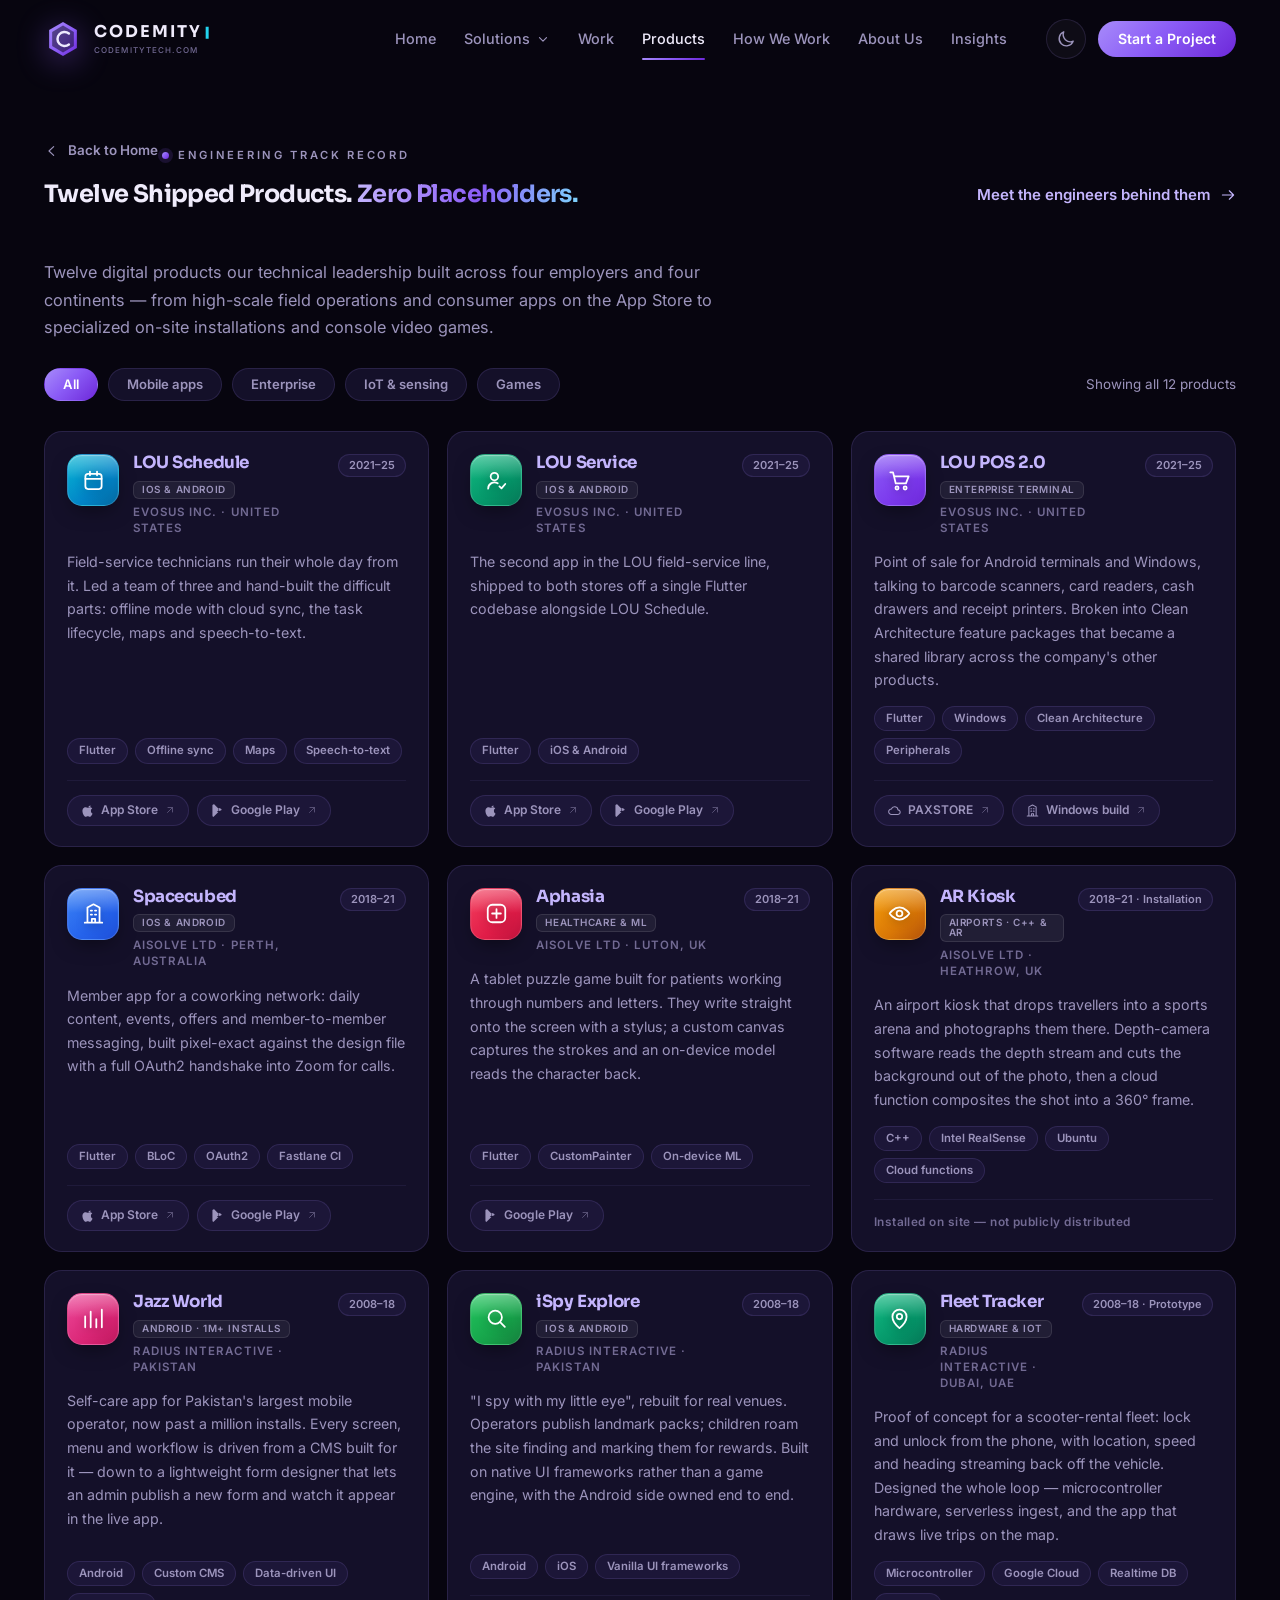
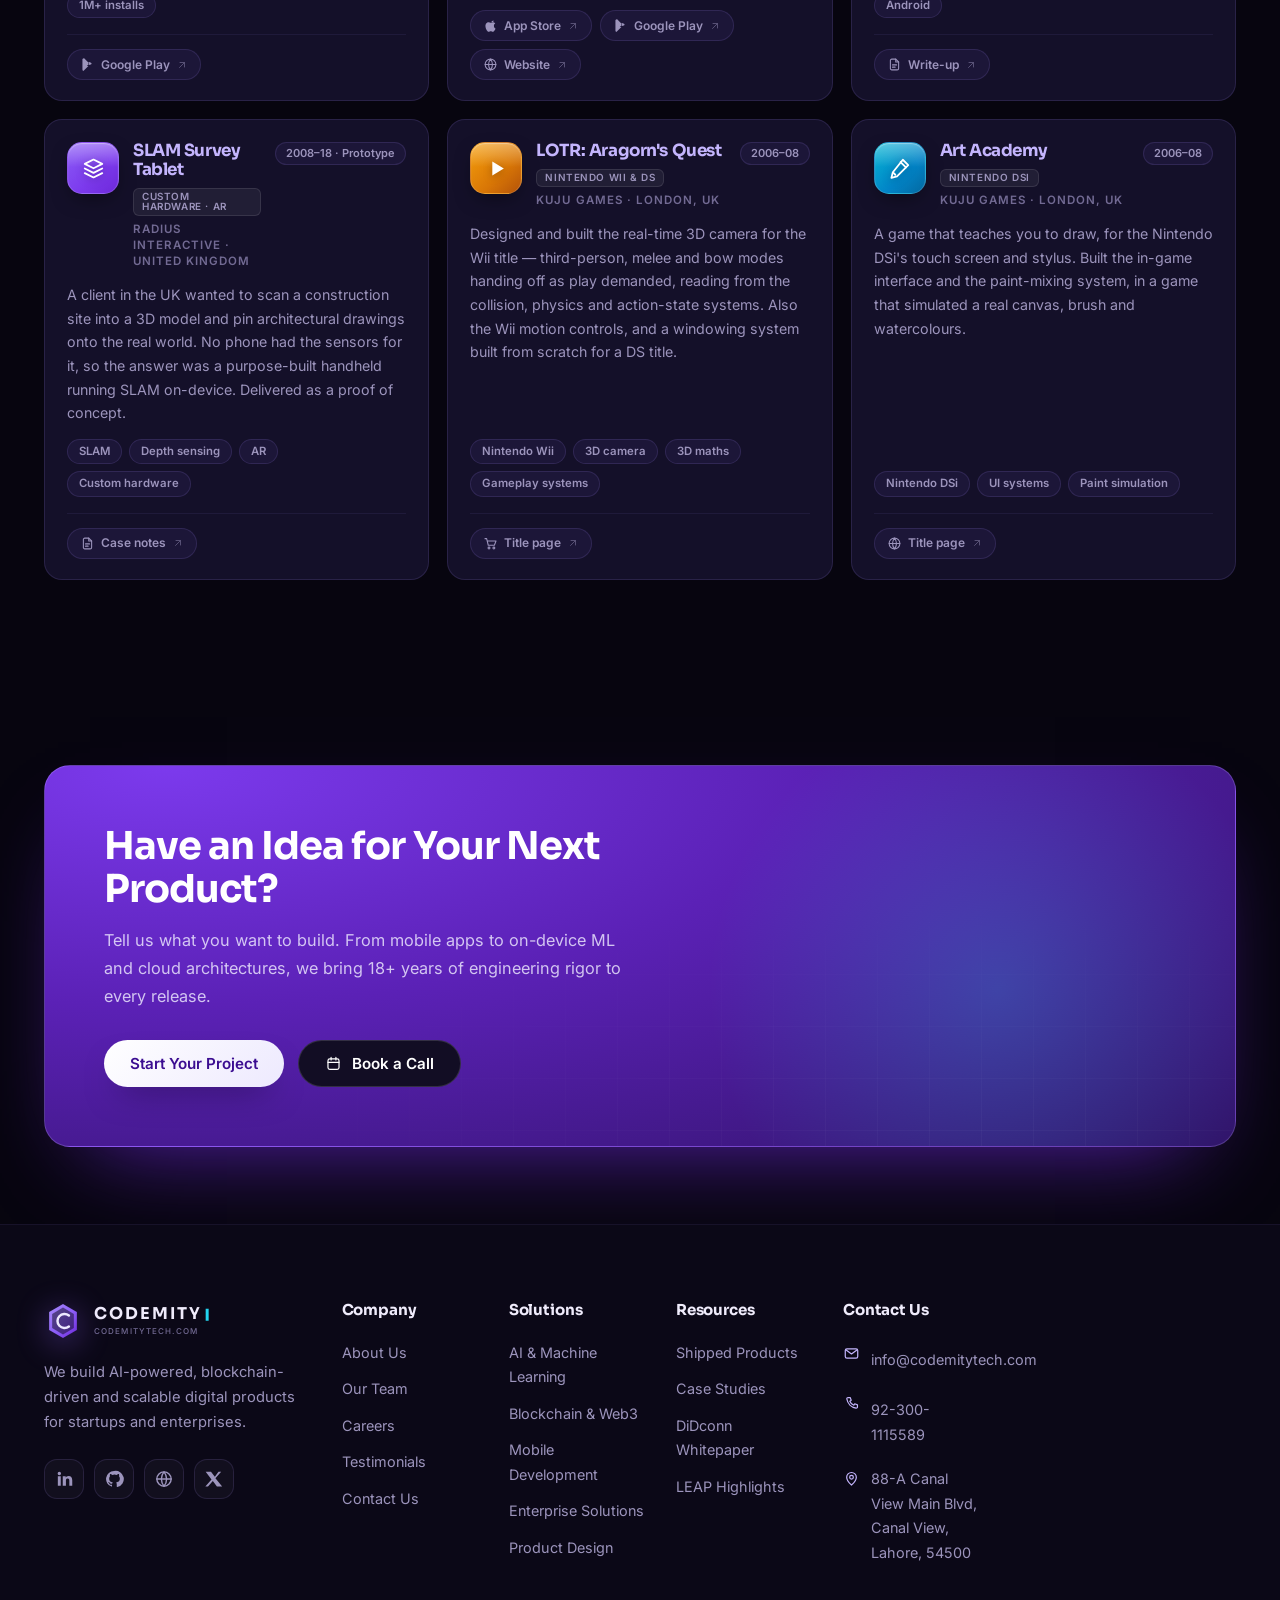
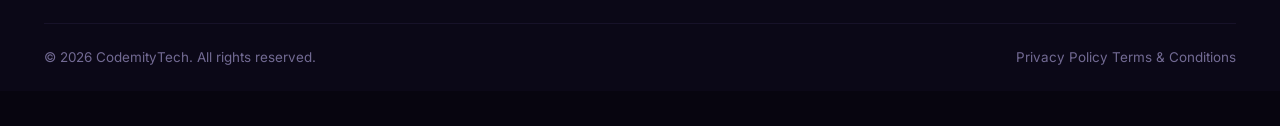
<file: products.html>
<!DOCTYPE html>
<html lang="en">

<head>
  <meta charset="utf-8">
  <meta name="viewport" content="width=device-width, initial-scale=1">
  <title>Shipped Products &amp; Track Record — CodemityTech</title>
  <meta name="description"
    content="Explore twelve real digital products shipped across mobile, enterprise, IoT, and gaming by CodemityTech's engineering leadership.">
  <meta name="theme-color" content="#07050F">
  <meta property="og:title" content="Shipped Products &amp; Track Record — CodemityTech">
  <meta property="og:description"
    content="Explore twelve real digital products shipped across mobile, enterprise, IoT, and gaming by CodemityTech's engineering leadership.">
  <meta property="og:type" content="website">
  <link rel="icon"
    href="data:image/svg+xml,%3Csvg xmlns='http://www.w3.org/2000/svg' viewBox='0 0 40 40'%3E%3Cpath d='M20 2.2 34.6 10.6v18.8L20 37.8 5.4 29.4V10.6z' fill='%238B5CF6'/%3E%3Cpath d='M26.2 14.2a7.4 7.4 0 1 0 0 11.6' stroke='%23fff' stroke-width='2.6' fill='none' stroke-linecap='round'/%3E%3C/svg%3E">

  <link rel="preconnect" href="https://fonts.googleapis.com">
  <link rel="preconnect" href="https://fonts.gstatic.com" crossorigin>
  <link
    href="https://fonts.googleapis.com/css2?family=Sora:wght@400;600;700&family=Inter:wght@400;500;600;700&display=swap"
    rel="stylesheet">
  <link rel="stylesheet" href="assets/css/styles.css">

  <script>
    (function () {
      try {
        var t = localStorage.getItem("codemity-theme");
        if (t === "light") document.documentElement.setAttribute("data-theme", "light");
      } catch (e) { }
    })();
  </script>
</head>

<body id="top">
  <a class="skip" href="#main">Skip to content</a>

  <!-- icon sprite: one definition, referenced everywhere with <use> -->
  <svg aria-hidden="true" focusable="false" width="0" height="0" style="position:absolute;overflow:hidden">
    <defs>
      <linearGradient id="bm" x1="0" y1="0" x2="1" y2="1">
        <stop offset="0" stop-color="#A78BFA" />
        <stop offset=".55" stop-color="#8B5CF6" />
        <stop offset="1" stop-color="#6D28D9" />
      </linearGradient>
      <linearGradient id="ag" x1="0" y1="0" x2="1" y2="1">
        <stop offset="0" stop-color="#C4B5FD" />
        <stop offset="1" stop-color="#22D3EE" />
      </linearGradient>
      <radialGradient id="cg">
        <stop offset="0" stop-color="#A78BFA" stop-opacity=".85" />
        <stop offset=".55" stop-color="#7C3AED" stop-opacity=".35" />
        <stop offset="1" stop-color="#6D28D9" stop-opacity="0" />
      </radialGradient>
    </defs>

    <symbol id="i-logo" viewBox="0 0 40 40">
      <path d="M20 2.2 34.6 10.6v18.8L20 37.8 5.4 29.4V10.6L20 2.2Z" fill="url(#bm)" />
      <path d="M20 5.9 31.4 12.5v14.9L20 34.1 8.6 27.4V12.5L20 5.9Z" fill="#0A0718" opacity=".5" />
      <path d="M26.2 14.2a7.4 7.4 0 1 0 0 11.6" fill="none" stroke="#EDE9FE" stroke-width="2.6"
        stroke-linecap="round" />
    </symbol>

    <symbol id="i-chev-down" viewBox="0 0 24 24">
      <path d="m6 9.5 6 6 6-6" />
    </symbol>
    <symbol id="i-chev-left" viewBox="0 0 24 24">
      <path d="m14.5 5.5-7 6.5 7 6.5" />
    </symbol>
    <symbol id="i-chev-right" viewBox="0 0 24 24">
      <path d="m9.5 5.5 7 6.5-7 6.5" />
    </symbol>
    <symbol id="i-arrow-right" viewBox="0 0 24 24">
      <path d="M3.6 12h16.8m-6.4-6.4L20.4 12l-6.4 6.4" />
    </symbol>
    <symbol id="i-arrow-ur" viewBox="0 0 24 24">
      <path d="M7 17 17 7M8 7h9v9" />
    </symbol>
    <symbol id="i-arrow-up" viewBox="0 0 24 24">
      <path d="M12 20.4V4.6m-6.4 6.4L12 4.6l6.4 6.4" />
    </symbol>
    <symbol id="i-menu" viewBox="0 0 24 24">
      <path d="M3.6 7h16.8M3.6 12h16.8M3.6 17h16.8" />
    </symbol>
    <symbol id="i-close" viewBox="0 0 24 24">
      <path d="m6 6 12 12M18 6 6 18" />
    </symbol>
    <symbol id="i-moon" viewBox="0 0 24 24">
      <path d="M20.6 14.7A8.7 8.7 0 0 1 9.3 3.4a8.7 8.7 0 1 0 11.3 11.3Z" />
    </symbol>
    <symbol id="i-sun" viewBox="0 0 24 24">
      <circle cx="12" cy="12" r="4.2" />
      <path
        d="M12 2.4v2.3M12 19.3v2.3M4.3 4.3l1.6 1.6M18.1 18.1l1.6 1.6M2.4 12h2.3M19.3 12h2.3M4.3 19.7l1.6-1.6M18.1 5.9l1.6-1.6" />
    </symbol>
    <symbol id="i-play" viewBox="0 0 24 24">
      <path d="M8 5.2v13.6L19 12 8 5.2Z" fill="currentColor" stroke="none" />
    </symbol>
    <symbol id="i-star" viewBox="0 0 24 24">
      <path d="m12 3.4 2.7 5.4 6 .9-4.4 4.2 1.1 5.9-5.4-2.9-5.4 2.9 1.1-5.9L3.3 9.7l6-.9Z" fill="currentColor"
        stroke="none" />
    </symbol>

    <symbol id="i-ai" viewBox="0 0 24 24">
      <rect x="7" y="7" width="10" height="10" rx="2.6" />
      <path d="M12 3v4M12 17v4M3 12h4M17 12h4M6.4 6.4 9 9M17.6 6.4 15 9M6.4 17.6 9 15M17.6 17.6 15 15" />
    </symbol>
    <symbol id="i-chain" viewBox="0 0 24 24">
      <path d="M12 3.2 19.2 7.4v9.2L12 20.8 4.8 16.6V7.4L12 3.2Z" />
      <path d="M12 12.2 19.2 8M12 12.2 4.8 8M12 12.2v8.6" />
    </symbol>
    <symbol id="i-mobile" viewBox="0 0 24 24">
      <rect x="6.8" y="2.6" width="10.4" height="18.8" rx="2.8" />
      <path d="M10.6 5.6h2.8M12 18.2h.01" />
    </symbol>
    <symbol id="i-building" viewBox="0 0 24 24">
      <path
        d="M3.6 20.8h16.8M6.2 20.8V6.2L12 3.2l5.8 3v14.6M9.4 9.2h1.2M13.4 9.2h1.2M9.4 13h1.2M13.4 13h1.2M10.4 20.8v-3.6h3.2v3.6" />
    </symbol>
    <symbol id="i-brush" viewBox="0 0 24 24">
      <path d="M15.2 3.6 20.4 8.8 9.6 19.6l-5.4 1.4 1.4-5.4L15.2 3.6Z" />
      <path d="m13 5.8 5.2 5.2M6 16l2 2" />
    </symbol>
    <symbol id="i-cloud" viewBox="0 0 24 24">
      <path d="M7.2 18.4h9.9a3.7 3.7 0 0 0 .5-7.4 5.5 5.5 0 0 0-10.6-1.5 4.4 4.4 0 0 0 .2 8.9Z" />
    </symbol>
    <symbol id="i-shield" viewBox="0 0 24 24">
      <path d="M12 3 5.2 5.5v5.3c0 4.3 2.9 8.2 6.8 9.2 3.9-1 6.8-4.9 6.8-9.2V5.5L12 3Z" />
      <path d="m9.2 12 2.2 2.2 4-4.2" />
    </symbol>
    <symbol id="i-search" viewBox="0 0 24 24">
      <circle cx="10.8" cy="10.8" r="6.4" />
      <path d="m15.5 15.5 4.5 4.5" />
    </symbol>
    <symbol id="i-clipboard" viewBox="0 0 24 24">
      <rect x="6" y="4.4" width="12" height="16.2" rx="2.4" />
      <path d="M9.4 4.4V3.2h5.2v1.2M9.4 10.4h5.2M9.4 14.2h5.2M9.4 17.6h3" />
    </symbol>
    <symbol id="i-users" viewBox="0 0 24 24">
      <circle cx="9.2" cy="8.4" r="3.4" />
      <path d="M3.4 19.6a5.8 5.8 0 0 1 11.6 0" />
      <path d="M16.2 5.4a3.4 3.4 0 0 1 0 6.4M17.6 14.2a5.8 5.8 0 0 1 3 5.4" />
    </symbol>
    <symbol id="i-layers" viewBox="0 0 24 24">
      <path d="m12 3.4 8.4 4.2L12 11.8 3.6 7.6 12 3.4Z" />
      <path d="m3.6 12 8.4 4.2L20.4 12M3.6 16.4l8.4 4.2 8.4-4.2" />
    </symbol>
    <symbol id="i-check-circle" viewBox="0 0 24 24">
      <circle cx="12" cy="12" r="8.6" />
      <path d="m8.2 12.2 2.7 2.7 4.9-5.2" />
    </symbol>
    <symbol id="i-send" viewBox="0 0 24 24">
      <path d="M20.8 3.2 10.4 13.6M20.8 3.2 14 20.8l-3.6-7.2-7.2-3.6 17.6-6.8Z" />
    </symbol>
    <symbol id="i-flag" viewBox="0 0 24 24">
      <path d="M6.4 20.8V3.6h10.2l-1.4 3.8 1.4 3.8H6.4" />
    </symbol>
    <symbol id="i-file" viewBox="0 0 24 24">
      <path d="M14 3.4H7.6a2.2 2.2 0 0 0-2.2 2.2v12.8a2.2 2.2 0 0 0 2.2 2.2h8.8a2.2 2.2 0 0 0 2.2-2.2V8L14 3.4Z" />
      <path d="M14 3.4V8h4.6M8.8 12.6h6.4M8.8 16.2h4.2" />
    </symbol>
    <symbol id="i-phone" viewBox="0 0 24 24">
      <path
        d="M7.2 3.6h2.9l1.5 3.8-2 1.3a10.5 10.5 0 0 0 5.7 5.7l1.3-2 3.8 1.5v2.9a1.8 1.8 0 0 1-2 1.8A15.6 15.6 0 0 1 5.4 5.6a1.8 1.8 0 0 1 1.8-2Z" />
    </symbol>
    <symbol id="i-eye" viewBox="0 0 24 24">
      <path d="M2.6 12S6.2 6.2 12 6.2 21.4 12 21.4 12 17.8 17.8 12 17.8 2.6 12 2.6 12Z" />
      <circle cx="12" cy="12" r="2.8" />
    </symbol>
    <symbol id="i-user-check" viewBox="0 0 24 24">
      <circle cx="10" cy="8.2" r="3.6" />
      <path d="M4 19.8a6 6 0 0 1 9.2-5.1" />
      <path d="m14.8 17.6 2 2 3.6-4.2" />
    </symbol>
    <symbol id="i-calendar" viewBox="0 0 24 24">
      <rect x="4.2" y="5.6" width="15.6" height="14.6" rx="2.6" />
      <path d="M8.6 3.4v3.6M15.4 3.4v3.6M4.2 10.4h15.6" />
    </symbol>
    <symbol id="i-mail" viewBox="0 0 24 24">
      <rect x="3.2" y="5.4" width="17.6" height="13.2" rx="2.4" />
      <path d="m4.4 7 7.6 5.6L19.6 7" />
    </symbol>
    <symbol id="i-pin" viewBox="0 0 24 24">
      <path d="M12 21.2s6.8-5.6 6.8-10.9a6.8 6.8 0 1 0-13.6 0C5.2 15.6 12 21.2 12 21.2Z" />
      <circle cx="12" cy="10.2" r="2.6" />
    </symbol>
    <symbol id="i-fingerprint" viewBox="0 0 24 24">
      <path
        d="M3.6 11.4a8.4 8.4 0 0 1 16.8 0M7.2 12.4a4.8 4.8 0 0 1 9.6 0M9.8 12.6a2.2 2.2 0 0 1 4.4 0M12 12.6v8M7.2 13.6v3.6M16.8 13.6v3.6" />
    </symbol>
    <symbol id="i-cart" viewBox="0 0 24 24">
      <circle cx="9.6" cy="19.2" r="1.5" />
      <circle cx="17.4" cy="19.2" r="1.5" />
      <path d="M3.2 4.2h2.6l2.6 10.6h9.8L20.8 8H7.4" />
    </symbol>
    <symbol id="i-bolt" viewBox="0 0 24 24">
      <path d="M13.6 2.8 5.2 13.8h5.4l-.8 7.4 8.6-11h-5.4l.6-7.4Z" />
    </symbol>
    <symbol id="i-link" viewBox="0 0 24 24">
      <path d="M9.6 14.4a3.6 3.6 0 0 0 5.2 0l3-3a3.6 3.6 0 0 0-5.1-5.1l-1 1" />
      <path d="M14.4 9.6a3.6 3.6 0 0 0-5.2 0l-3 3a3.6 3.6 0 0 0 5.1 5.1l1-1" />
    </symbol>
    <symbol id="i-health" viewBox="0 0 24 24">
      <rect x="3.6" y="3.6" width="16.8" height="16.8" rx="4.4" />
      <path d="M12 7.8v8.4M7.8 12h8.4" />
    </symbol>
    <symbol id="i-signal" viewBox="0 0 24 24">
      <path d="M4 20.4V10M9.3 20.4V5.4M14.7 20.4v-7.8M20 20.4V3.6" />
    </symbol>
    <symbol id="i-boxes" viewBox="0 0 24 24">
      <rect x="3.4" y="3.4" width="7.2" height="7.2" rx="1.8" />
      <rect x="13.4" y="3.4" width="7.2" height="7.2" rx="1.8" />
      <rect x="3.4" y="13.4" width="7.2" height="7.2" rx="1.8" />
      <rect x="13.4" y="13.4" width="7.2" height="7.2" rx="1.8" />
    </symbol>
    <symbol id="i-compass" viewBox="0 0 24 24">
      <circle cx="12" cy="12" r="9" />
      <polygon points="12,7 15,12 12,17 9,12" />
    </symbol>
    <symbol id="i-sparkles" viewBox="0 0 24 24">
      <path d="m12 3 2.5 5.5L20 11l-5.5 2.5L12 19l-2.5-5.5L4 11l5.5-2.5L12 3Z" />
    </symbol>
    <symbol id="i-linkedin" viewBox="0 0 24 24">
      <path
        d="M4.6 8.6h3.5V20H4.6V8.6ZM6.4 3.4a2 2 0 1 1 0 4.1 2 2 0 0 1 0-4.1ZM10.5 8.6H14v1.7c.5-1 1.8-2 3.6-2 2.6 0 4.3 1.7 4.3 5.1V20h-3.5v-6c0-1.5-.6-2.6-2-2.6-1.1 0-1.7.7-2 1.4-.1.3-.1.7-.1 1V20h-3.8V8.6Z"
        fill="currentColor" stroke="none" />
    </symbol>
    <symbol id="i-github" viewBox="0 0 24 24">
      <path
        d="M12 2.4a9.6 9.6 0 0 0-3 18.7c.5.1.6-.2.6-.5v-1.8c-2.6.6-3.2-1.2-3.2-1.2-.4-1.1-1.1-1.4-1.1-1.4-.9-.6.1-.6.1-.6 1 .1 1.5 1 1.5 1 .9 1.6 2.4 1.1 3 .9.1-.7.4-1.2.7-1.4-2.2-.3-4.4-1.1-4.4-4.7 0-1 .4-1.9 1-2.6-.1-.3-.4-1.3.1-2.7 0 0 .8-.3 2.8 1a9.2 9.2 0 0 1 5 0c1.9-1.3 2.8-1 2.8-1 .5 1.4.2 2.4.1 2.7.6.7 1 1.6 1 2.6 0 3.6-2.2 4.4-4.4 4.7.4.4.7 1.1.7 2.2v2.8c0 .3.1.6.7.5A9.6 9.6 0 0 0 12 2.4Z"
        fill="currentColor" stroke="none" />
    </symbol>
    <symbol id="i-globe" viewBox="0 0 24 24">
      <circle cx="12" cy="12" r="8.6" />
      <path d="M3.4 12h17.2" />
      <path d="M12 3.4a13.4 13.4 0 0 1 0 17.2 13.4 13.4 0 0 1 0-17.2Z" />
    </symbol>
    <symbol id="i-stack" viewBox="0 0 24 24">
      <path d="M18.6 15.4v4H5.4v-4" />
      <path d="M8.4 15.2h7.6M8.7 12.1l7.4 1.5M9.6 9.1l7 2.7M11.1 6.2l6.3 3.7M13.6 3.8l4.8 5.1" />
    </symbol>
    <symbol id="i-award" viewBox="0 0 24 24">
      <circle cx="12" cy="9" r="5.4" />
      <path d="m8.6 13.6-1.4 6.8 4.8-2.6 4.8 2.6-1.4-6.8" />
    </symbol>
    <symbol id="i-x" viewBox="0 0 24 24">
      <path d="M17.4 3.2h3.2l-6.9 7.8L21.8 21h-6.3l-4.9-6.5L4.8 21H1.6l7.4-8.4L2 3.2h6.4l4.6 6.1 4.4-6.1Z"
        fill="currentColor" stroke="none" />
    </symbol>
    <symbol id="i-whatsapp" viewBox="0 0 24 24">
      <path
        d="M12 2.8a8.9 8.9 0 0 0-7.6 13.5L3 21.2l5-1.4A8.9 8.9 0 1 0 12 2.8Zm4.9 12.4c-.2.6-1.2 1.2-1.7 1.2-.4 0-1 0-2.6-.7a10.4 10.4 0 0 1-4.2-3.9c-.5-.9-.8-1.7-.8-2.3 0-.7.4-1.4.9-1.7.2-.2.4-.2.6-.2h.4c.3 0 .4.1.5.5l.8 1.7c.1.2 0 .4-.1.5l-.4.5c-.2.2-.2.3 0 .6.3.5.8 1.1 1.3 1.6.6.5 1 .7 1.4.9.2.1.4 0 .5-.1l.6-.8c.2-.2.3-.2.5-.1l1.6.8c.3.1.4.2.4.4.1.2 0 .6-.2.9Z"
        fill="currentColor" stroke="none" />
    </symbol>
    <symbol id="i-dribbble" viewBox="0 0 24 24">
      <circle cx="12" cy="12" r="9" />
      <path
        d="M19.1 14.5c-3.1-.7-6.2-.3-8.8.8-.7-1.4-1.3-2.9-1.8-4.4 2.8-1.2 6.4-1.6 9.8-.3M4.9 14.5c2.6-.9 5.3-1.4 8.2-1.3.4 1.2.9 2.4 1.5 3.5-3.3 2.1-7.2 2.3-9.7 1.2M12 3a9 9 0 0 0-6.4 2.7c2.5 1.7 5.6 2.7 8.9 2.7 1.1 0 2.2-.1 3.2-.4A9 9 0 0 0 12 3Z" />
    </symbol>
    <symbol id="i-apple" viewBox="0 0 24 24">
      <path d="M18.71 19.5c-.83 1.24-1.71 2.45-3.05 2.47-1.34.03-1.77-.79-3.29-.79-1.53 0-2 .77-3.27.82-1.31.05-2.3-1.32-3.14-2.53C4.25 17 2.94 12.45 4.7 9.39c.87-1.52 2.43-2.48 4.12-2.51 1.28-.02 2.5.87 3.29.87.78 0 2.26-1.07 3.81-.91.65.03 2.47.26 3.64 1.98-.09.06-2.17 1.28-2.15 3.81.03 3.02 2.65 4.03 2.68 4.04-.03.07-.42 1.44-1.38 2.83M15.97 6.84c.66-.8 1.11-1.92.99-3.04-.96.04-2.12.64-2.8 1.44-.6.69-1.12 1.83-1 2.94 1.07.08 2.15-.54 2.81-1.34Z" fill="currentColor" stroke="none" />
    </symbol>
    <symbol id="i-play-store" viewBox="0 0 24 24">
      <path d="M4.2 2.8c-.2.3-.3.7-.3 1.2v16c0 .5.1.9.3 1.2l9.6-9.7L4.2 2.8ZM15.2 12.9l-2.4-2.4 2.4-2.4 2.8 1.6c.8.5.8 1.2 0 1.7l-2.8 1.5ZM5.4 22.3l8-8-1.8-1.8-7.5 8.5c.4.7.9.9 1.3.9.3 0 .7-.1 1-.3l-1-.3ZM5.4 2.7c-.4 0-.8.2-1.1.5l8.5 8.5 1.8-1.8-8-8c-.3-.2-.7-.2-1.2.8Z" fill="currentColor" stroke="none" />
    </symbol>
  </svg>

  <!-- Navigation -->
  <header class="hdr" id="hdr">
    <div class="wrap hdr-in">
      <a class="brand" href="index.html#top" aria-label="CodemityTech — home">
        <svg class="brand-mark" viewBox="0 0 40 40" aria-hidden="true">
          <use href="#i-logo" />
        </svg>
        <span>
          <span class="brand-name">Codemity</span>
          <span class="brand-tag">CodemityTech.com</span>
        </span>
      </a>

      <button class="burger" id="burger" aria-label="Open menu" aria-expanded="false" aria-controls="nav">
        <svg class="ic" viewBox="0 0 24 24" aria-hidden="true">
          <use href="#i-menu" />
        </svg>
      </button>

      <nav class="nav" id="nav" aria-label="Main">
        <ul class="nav-list">
          <li><a class="nav-link" href="index.html#top">Home</a></li>
          <li class="nav-item" id="drop-item">
            <a class="nav-link" href="index.html#solutions" id="drop-btn" aria-expanded="false" aria-controls="drop-menu">
              Solutions
              <svg class="ic" viewBox="0 0 24 24" aria-hidden="true">
                <use href="#i-chev-down" />
              </svg>
            </a>
            <div class="drop" id="drop-menu">
              <a href="index.html#didconn"><svg class="ic" viewBox="0 0 24 24" aria-hidden="true">
                  <use href="#i-fingerprint" />
                </svg>DiDconn — Digital Identity</a>
              <a href="index.html#highlights"><svg class="ic" viewBox="0 0 24 24" aria-hidden="true">
                  <use href="#i-ai" />
                </svg>AI &amp; Intelligent Systems</a>
              <a href="index.html#didconn"><svg class="ic" viewBox="0 0 24 24" aria-hidden="true">
                  <use href="#i-chain" />
                </svg>Blockchain &amp; Web3</a>
              <a href="index.html#products"><svg class="ic" viewBox="0 0 24 24" aria-hidden="true">
                  <use href="#i-mobile" />
                </svg>Mobile &amp; Digital Products</a>
              <a href="index.html#berks"><svg class="ic" viewBox="0 0 24 24" aria-hidden="true">
                  <use href="#i-building" />
                </svg>Enterprise Systems</a>
              <a href="index.html#work"><svg class="ic" viewBox="0 0 24 24" aria-hidden="true">
                  <use href="#i-brush" />
                </svg>Product Design</a>
            </div>
          </li>
          <li><a class="nav-link" href="index.html#work">Work</a></li>
          <li><a class="nav-link active" href="products.html">Products</a></li>
          <li><a class="nav-link" href="index.html#process">How We Work</a></li>
          <li><a class="nav-link" href="index.html#people">About Us</a></li>
          <li><a class="nav-link" href="index.html#highlights">Insights</a></li>
        </ul>
        <div class="nav-tools">
          <button class="theme-btn" id="theme" aria-label="Switch colour theme">
            <svg class="ic ic-moon" viewBox="0 0 24 24" aria-hidden="true">
              <use href="#i-moon" />
            </svg>
            <svg class="ic ic-sun" viewBox="0 0 24 24" aria-hidden="true">
              <use href="#i-sun" />
            </svg>
          </button>
          <a class="btn btn-primary btn-sm" href="index.html#cta">Start a Project</a>
        </div>
      </nav>
    </div>
  </header>

  <main id="main">
    <!-- Products Showcase Hero -->
    <section class="sec page-hero" id="products">
      <div class="wrap">
        <div class="sec-head">
          <div class="rv">
            <a class="back-link" href="index.html#products">
              <svg class="ic" viewBox="0 0 24 24" aria-hidden="true"><use href="#i-chev-left" /></svg>
              <span>Back to Home</span>
            </a>
            <span class="eyebrow">Engineering Track Record</span>
            <h1>Twelve Shipped Products. <span class="grad">Zero Placeholders.</span></h1>
          </div>
          <a class="head-link rv" data-d="1" href="index.html#people">Meet the engineers behind them
            <svg class="ic" viewBox="0 0 24 24" aria-hidden="true">
              <use href="#i-arrow-right" />
            </svg>
          </a>
        </div>
        <p class="pr-lede rv" data-d="1">Twelve digital products our technical leadership built across four employers and four continents — from high-scale field operations and consumer apps on the App Store to specialized on-site installations and console video games.</p>

        <!-- Category Filters -->
        <div class="hl-bar rv" data-d="2">
          <div class="hl-fs" role="group" aria-label="Filter products">
            <button class="pr-f" type="button" data-f="all" aria-pressed="true">All</button>
            <button class="pr-f" type="button" data-f="mobile" aria-pressed="false">Mobile apps</button>
            <button class="pr-f" type="button" data-f="enterprise" aria-pressed="false">Enterprise</button>
            <button class="pr-f" type="button" data-f="iot" aria-pressed="false">IoT &amp; sensing</button>
            <button class="pr-f" type="button" data-f="games" aria-pressed="false">Games</button>
          </div>
          <p class="hl-count" id="pr-count" aria-live="polite">Showing all 12 products</p>
        </div>

        <!-- 12 Product Cards Grid -->
        <ul class="pr-grid" id="pr-grid">
          <!-- 1. LOU Schedule -->
          <li class="pr t-cyan rv" data-k="mobile">
            <div class="pr-top">
              <div class="pr-app-icon pr-icon-cyan" aria-hidden="true">
                <svg class="ic" viewBox="0 0 24 24"><use href="#i-calendar" /></svg>
                <span class="pr-app-glow"></span>
              </div>
              <div class="pr-id">
                <div class="pr-title-row">
                  <h3>LOU Schedule</h3>
                  <span class="pr-badge-os">iOS &amp; Android</span>
                </div>
                <p class="pr-org">Evosus Inc. · United States</p>
              </div>
              <span class="pr-yr">2021–25</span>
            </div>
            <p class="pr-dek">Field-service technicians run their whole day from it. Led a team of three and hand-built
              the difficult parts: offline mode with cloud sync, the task lifecycle, maps and speech-to-text.</p>
            <div class="chips">
              <span class="chip-t">Flutter</span><span class="chip-t">Offline sync</span><span
                class="chip-t">Maps</span><span class="chip-t">Speech-to-text</span>
            </div>
            <div class="pr-links">
              <a class="pr-store-btn" href="https://apps.apple.com/us/app/lou-schedule/id1551243920" target="_blank"
                rel="noopener noreferrer">
                <svg class="ic" viewBox="0 0 24 24" aria-hidden="true"><use href="#i-apple" /></svg>
                <span>App Store</span>
                <svg class="ic ic-arrow" viewBox="0 0 24 24" aria-hidden="true"><use href="#i-arrow-ur" /></svg>
              </a>
              <a class="pr-store-btn" href="https://play.google.com/store/apps/details?id=com.evosus.recur" target="_blank"
                rel="noopener noreferrer">
                <svg class="ic" viewBox="0 0 24 24" aria-hidden="true"><use href="#i-play-store" /></svg>
                <span>Google Play</span>
                <svg class="ic ic-arrow" viewBox="0 0 24 24" aria-hidden="true"><use href="#i-arrow-ur" /></svg>
              </a>
            </div>
          </li>

          <!-- 2. LOU Service -->
          <li class="pr t-teal rv" data-d="1" data-k="mobile">
            <div class="pr-top">
              <div class="pr-app-icon pr-icon-teal" aria-hidden="true">
                <svg class="ic" viewBox="0 0 24 24"><use href="#i-user-check" /></svg>
                <span class="pr-app-glow"></span>
              </div>
              <div class="pr-id">
                <div class="pr-title-row">
                  <h3>LOU Service</h3>
                  <span class="pr-badge-os">iOS &amp; Android</span>
                </div>
                <p class="pr-org">Evosus Inc. · United States</p>
              </div>
              <span class="pr-yr">2021–25</span>
            </div>
            <p class="pr-dek">The second app in the LOU field-service line, shipped to both stores off a single Flutter
              codebase alongside LOU Schedule.</p>
            <div class="chips">
              <span class="chip-t">Flutter</span><span class="chip-t">iOS &amp; Android</span>
            </div>
            <div class="pr-links">
              <a class="pr-store-btn" href="https://apps.apple.com/us/app/lou-service/id6501974803" target="_blank"
                rel="noopener noreferrer">
                <svg class="ic" viewBox="0 0 24 24" aria-hidden="true"><use href="#i-apple" /></svg>
                <span>App Store</span>
                <svg class="ic ic-arrow" viewBox="0 0 24 24" aria-hidden="true"><use href="#i-arrow-ur" /></svg>
              </a>
              <a class="pr-store-btn" href="https://play.google.com/store/apps/details?id=com.evosus.lou_service" target="_blank"
                rel="noopener noreferrer">
                <svg class="ic" viewBox="0 0 24 24" aria-hidden="true"><use href="#i-play-store" /></svg>
                <span>Google Play</span>
                <svg class="ic ic-arrow" viewBox="0 0 24 24" aria-hidden="true"><use href="#i-arrow-ur" /></svg>
              </a>
            </div>
          </li>

          <!-- 3. LOU POS 2.0 -->
          <li class="pr t-violet rv" data-d="2" data-k="enterprise">
            <div class="pr-top">
              <div class="pr-app-icon pr-icon-violet" aria-hidden="true">
                <svg class="ic" viewBox="0 0 24 24"><use href="#i-cart" /></svg>
                <span class="pr-app-glow"></span>
              </div>
              <div class="pr-id">
                <div class="pr-title-row">
                  <h3>LOU POS 2.0</h3>
                  <span class="pr-badge-os">Enterprise Terminal</span>
                </div>
                <p class="pr-org">Evosus Inc. · United States</p>
              </div>
              <span class="pr-yr">2021–25</span>
            </div>
            <p class="pr-dek">Point of sale for Android terminals and Windows, talking to barcode scanners, card
              readers, cash drawers and receipt printers. Broken into Clean Architecture feature packages that became a
              shared library across the company's other products.</p>
            <div class="chips">
              <span class="chip-t">Flutter</span><span class="chip-t">Windows</span><span class="chip-t">Clean
                Architecture</span><span class="chip-t">Peripherals</span>
            </div>
            <div class="pr-links">
              <a class="pr-store-btn" href="https://www.paxstore.us/portal#/application/1535559004586029?a2V5V29yZHM9bG91Jm9yZGVyQnk9YXBrLnVwZGF0ZWRfZGF0ZSUyMGRlc2M="
                target="_blank" rel="noopener noreferrer">
                <svg class="ic" viewBox="0 0 24 24" aria-hidden="true"><use href="#i-cloud" /></svg>
                <span>PAXSTORE</span>
                <svg class="ic ic-arrow" viewBox="0 0 24 24" aria-hidden="true"><use href="#i-arrow-ur" /></svg>
              </a>
              <a class="pr-store-btn" href="https://www.evosus.com/lou/windows" target="_blank" rel="noopener noreferrer">
                <svg class="ic" viewBox="0 0 24 24" aria-hidden="true"><use href="#i-building" /></svg>
                <span>Windows build</span>
                <svg class="ic ic-arrow" viewBox="0 0 24 24" aria-hidden="true"><use href="#i-arrow-ur" /></svg>
              </a>
            </div>
          </li>

          <!-- 4. Spacecubed -->
          <li class="pr t-blue rv" data-k="mobile">
            <div class="pr-top">
              <div class="pr-app-icon pr-icon-blue" aria-hidden="true">
                <svg class="ic" viewBox="0 0 24 24"><use href="#i-building" /></svg>
                <span class="pr-app-glow"></span>
              </div>
              <div class="pr-id">
                <div class="pr-title-row">
                  <h3>Spacecubed</h3>
                  <span class="pr-badge-os">iOS &amp; Android</span>
                </div>
                <p class="pr-org">AiSolve Ltd · Perth, Australia</p>
              </div>
              <span class="pr-yr">2018–21</span>
            </div>
            <p class="pr-dek">Member app for a coworking network: daily content, events, offers and member-to-member
              messaging, built pixel-exact against the design file with a full OAuth2 handshake into Zoom for calls.</p>
            <div class="chips">
              <span class="chip-t">Flutter</span><span class="chip-t">BLoC</span><span class="chip-t">OAuth2</span><span
                class="chip-t">Fastlane CI</span>
            </div>
            <div class="pr-links">
              <a class="pr-store-btn" href="https://apps.apple.com/us/app/spacecubed/id1059616300" target="_blank"
                rel="noopener noreferrer">
                <svg class="ic" viewBox="0 0 24 24" aria-hidden="true"><use href="#i-apple" /></svg>
                <span>App Store</span>
                <svg class="ic ic-arrow" viewBox="0 0 24 24" aria-hidden="true"><use href="#i-arrow-ur" /></svg>
              </a>
              <a class="pr-store-btn" href="https://play.google.com/store/apps/details?id=com.spacecubed.app" target="_blank"
                rel="noopener noreferrer">
                <svg class="ic" viewBox="0 0 24 24" aria-hidden="true"><use href="#i-play-store" /></svg>
                <span>Google Play</span>
                <svg class="ic ic-arrow" viewBox="0 0 24 24" aria-hidden="true"><use href="#i-arrow-ur" /></svg>
              </a>
            </div>
          </li>

          <!-- 5. Aphasia -->
          <li class="pr t-rose rv" data-d="1" data-k="mobile">
            <div class="pr-top">
              <div class="pr-app-icon pr-icon-rose" aria-hidden="true">
                <svg class="ic" viewBox="0 0 24 24"><use href="#i-health" /></svg>
                <span class="pr-app-glow"></span>
              </div>
              <div class="pr-id">
                <div class="pr-title-row">
                  <h3>Aphasia</h3>
                  <span class="pr-badge-os">Healthcare &amp; ML</span>
                </div>
                <p class="pr-org">AiSolve Ltd · Luton, UK</p>
              </div>
              <span class="pr-yr">2018–21</span>
            </div>
            <p class="pr-dek">A tablet puzzle game built for patients working through numbers and letters. They write
              straight onto the screen with a stylus; a custom canvas captures the strokes and an on-device model reads
              the character back.</p>
            <div class="chips">
              <span class="chip-t">Flutter</span><span class="chip-t">CustomPainter</span><span class="chip-t">On-device
                ML</span>
            </div>
            <div class="pr-links">
              <a class="pr-store-btn" href="https://play.google.com/store/apps/details?id=com.hersenletsel.aphasia_game" target="_blank"
                rel="noopener noreferrer">
                <svg class="ic" viewBox="0 0 24 24" aria-hidden="true"><use href="#i-play-store" /></svg>
                <span>Google Play</span>
                <svg class="ic ic-arrow" viewBox="0 0 24 24" aria-hidden="true"><use href="#i-arrow-ur" /></svg>
              </a>
            </div>
          </li>

          <!-- 6. AR Kiosk -->
          <li class="pr t-amber rv" data-d="2" data-k="iot">
            <div class="pr-top">
              <div class="pr-app-icon pr-icon-amber" aria-hidden="true">
                <svg class="ic" viewBox="0 0 24 24"><use href="#i-eye" /></svg>
                <span class="pr-app-glow"></span>
              </div>
              <div class="pr-id">
                <div class="pr-title-row">
                  <h3>AR Kiosk</h3>
                  <span class="pr-badge-os">Airports · C++ &amp; AR</span>
                </div>
                <p class="pr-org">AiSolve Ltd · Heathrow, UK</p>
              </div>
              <span class="pr-yr">2018–21 · Installation</span>
            </div>
            <p class="pr-dek">An airport kiosk that drops travellers into a sports arena and photographs them there.
              Depth-camera software reads the depth stream and cuts the background out of the photo, then a cloud
              function composites the shot into a 360° frame.</p>
            <div class="chips">
              <span class="chip-t">C++</span><span class="chip-t">Intel RealSense</span><span
                class="chip-t">Ubuntu</span><span class="chip-t">Cloud functions</span>
            </div>
            <p class="pr-none">Installed on site — not publicly distributed</p>
          </li>

          <!-- 7. Jazz World -->
          <li class="pr t-pink rv" data-k="enterprise">
            <div class="pr-top">
              <div class="pr-app-icon pr-icon-pink" aria-hidden="true">
                <svg class="ic" viewBox="0 0 24 24"><use href="#i-signal" /></svg>
                <span class="pr-app-glow"></span>
              </div>
              <div class="pr-id">
                <div class="pr-title-row">
                  <h3>Jazz World</h3>
                  <span class="pr-badge-os">Android · 1M+ Installs</span>
                </div>
                <p class="pr-org">Radius Interactive · Pakistan</p>
              </div>
              <span class="pr-yr">2008–18</span>
            </div>
            <p class="pr-dek">Self-care app for Pakistan's largest mobile operator, now past a million installs. Every
              screen, menu and workflow is driven from a CMS built for it — down to a lightweight form designer that
              lets an admin publish a new form and watch it appear in the live app.</p>
            <div class="chips">
              <span class="chip-t">Android</span><span class="chip-t">Custom CMS</span><span class="chip-t">Data-driven
                UI</span><span class="chip-t">1M+ installs</span>
            </div>
            <div class="pr-links">
              <a class="pr-store-btn" href="https://play.google.com/store/apps/details?id=com.jazz.jazzworld" target="_blank"
                rel="noopener noreferrer">
                <svg class="ic" viewBox="0 0 24 24" aria-hidden="true"><use href="#i-play-store" /></svg>
                <span>Google Play</span>
                <svg class="ic ic-arrow" viewBox="0 0 24 24" aria-hidden="true"><use href="#i-arrow-ur" /></svg>
              </a>
            </div>
          </li>

          <!-- 8. iSpy Explore -->
          <li class="pr t-green rv" data-d="1" data-k="games">
            <div class="pr-top">
              <div class="pr-app-icon pr-icon-green" aria-hidden="true">
                <svg class="ic" viewBox="0 0 24 24"><use href="#i-search" /></svg>
                <span class="pr-app-glow"></span>
              </div>
              <div class="pr-id">
                <div class="pr-title-row">
                  <h3>iSpy Explore</h3>
                  <span class="pr-badge-os">iOS &amp; Android</span>
                </div>
                <p class="pr-org">Radius Interactive · Pakistan</p>
              </div>
              <span class="pr-yr">2008–18</span>
            </div>
            <p class="pr-dek">"I spy with my little eye", rebuilt for real venues. Operators publish landmark packs;
              children roam the site finding and marking them for rewards. Built on native UI frameworks rather than a
              game engine, with the Android side owned end to end.</p>
            <div class="chips">
              <span class="chip-t">Android</span><span class="chip-t">iOS</span><span class="chip-t">Vanilla UI
                frameworks</span>
            </div>
            <div class="pr-links">
              <a class="pr-store-btn" href="https://apps.apple.com/gb/app/ispy-explore/id1164075848" target="_blank"
                rel="noopener noreferrer">
                <svg class="ic" viewBox="0 0 24 24" aria-hidden="true"><use href="#i-apple" /></svg>
                <span>App Store</span>
                <svg class="ic ic-arrow" viewBox="0 0 24 24" aria-hidden="true"><use href="#i-arrow-ur" /></svg>
              </a>
              <a class="pr-store-btn" href="https://play.google.com/store/apps/details?id=co.ispyexplore.ispy&amp;hl=en_GB" target="_blank"
                rel="noopener noreferrer">
                <svg class="ic" viewBox="0 0 24 24" aria-hidden="true"><use href="#i-play-store" /></svg>
                <span>Google Play</span>
                <svg class="ic ic-arrow" viewBox="0 0 24 24" aria-hidden="true"><use href="#i-arrow-ur" /></svg>
              </a>
              <a class="pr-store-btn" href="https://www.ispyexplore.com/" target="_blank" rel="noopener noreferrer">
                <svg class="ic" viewBox="0 0 24 24" aria-hidden="true"><use href="#i-globe" /></svg>
                <span>Website</span>
                <svg class="ic ic-arrow" viewBox="0 0 24 24" aria-hidden="true"><use href="#i-arrow-ur" /></svg>
              </a>
            </div>
          </li>

          <!-- 9. Fleet Tracker -->
          <li class="pr t-teal rv" data-d="2" data-k="iot">
            <div class="pr-top">
              <div class="pr-app-icon pr-icon-teal" aria-hidden="true">
                <svg class="ic" viewBox="0 0 24 24"><use href="#i-pin" /></svg>
                <span class="pr-app-glow"></span>
              </div>
              <div class="pr-id">
                <div class="pr-title-row">
                  <h3>Fleet Tracker</h3>
                  <span class="pr-badge-os">Hardware &amp; IoT</span>
                </div>
                <p class="pr-org">Radius Interactive · Dubai, UAE</p>
              </div>
              <span class="pr-yr">2008–18 · Prototype</span>
            </div>
            <p class="pr-dek">Proof of concept for a scooter-rental fleet: lock and unlock from the phone, with
              location, speed and heading streaming back off the vehicle. Designed the whole loop — microcontroller
              hardware, serverless ingest, and the app that draws live trips on the map.</p>
            <div class="chips">
              <span class="chip-t">Microcontroller</span><span class="chip-t">Google Cloud</span><span
                class="chip-t">Realtime DB</span><span class="chip-t">Android</span>
            </div>
            <div class="pr-links">
              <a class="pr-store-btn" href="https://community.particle.io/t/asset-tracker-v2-and-google-maps/42856/2" target="_blank"
                rel="noopener noreferrer">
                <svg class="ic" viewBox="0 0 24 24" aria-hidden="true"><use href="#i-file" /></svg>
                <span>Write-up</span>
                <svg class="ic ic-arrow" viewBox="0 0 24 24" aria-hidden="true"><use href="#i-arrow-ur" /></svg>
              </a>
            </div>
          </li>

          <!-- 10. SLAM Survey Tablet -->
          <li class="pr t-violet rv" data-k="iot">
            <div class="pr-top">
              <div class="pr-app-icon pr-icon-violet" aria-hidden="true">
                <svg class="ic" viewBox="0 0 24 24"><use href="#i-layers" /></svg>
                <span class="pr-app-glow"></span>
              </div>
              <div class="pr-id">
                <div class="pr-title-row">
                  <h3>SLAM Survey Tablet</h3>
                  <span class="pr-badge-os">Custom Hardware · AR</span>
                </div>
                <p class="pr-org">Radius Interactive · United Kingdom</p>
              </div>
              <span class="pr-yr">2008–18 · Prototype</span>
            </div>
            <p class="pr-dek">A client in the UK wanted to scan a construction site into a 3D model and pin
              architectural drawings onto the real world. No phone had the sensors for it, so the answer was a
              purpose-built handheld running SLAM on-device. Delivered as a proof of concept.</p>
            <div class="chips">
              <span class="chip-t">SLAM</span><span class="chip-t">Depth sensing</span><span
                class="chip-t">AR</span><span class="chip-t">Custom hardware</span>
            </div>
            <div class="pr-links">
              <a class="pr-store-btn" href="https://noumanhanif6.wixsite.com/website/skills" target="_blank" rel="noopener noreferrer">
                <svg class="ic" viewBox="0 0 24 24" aria-hidden="true"><use href="#i-file" /></svg>
                <span>Case notes</span>
                <svg class="ic ic-arrow" viewBox="0 0 24 24" aria-hidden="true"><use href="#i-arrow-ur" /></svg>
              </a>
            </div>
          </li>

          <!-- 11. LOTR Aragorn's Quest -->
          <li class="pr t-amber rv" data-d="1" data-k="games">
            <div class="pr-top">
              <div class="pr-app-icon pr-icon-amber" aria-hidden="true">
                <svg class="ic" viewBox="0 0 24 24"><use href="#i-play" /></svg>
                <span class="pr-app-glow"></span>
              </div>
              <div class="pr-id">
                <div class="pr-title-row">
                  <h3>LOTR: Aragorn's Quest</h3>
                  <span class="pr-badge-os">Nintendo Wii &amp; DS</span>
                </div>
                <p class="pr-org">Kuju Games · London, UK</p>
              </div>
              <span class="pr-yr">2006–08</span>
            </div>
            <p class="pr-dek">Designed and built the real-time 3D camera for the Wii title — third-person, melee and bow
              modes handing off as play demanded, reading from the collision, physics and action-state systems. Also the
              Wii motion controls, and a windowing system built from scratch for a DS title.</p>
            <div class="chips">
              <span class="chip-t">Nintendo Wii</span><span class="chip-t">3D camera</span><span class="chip-t">3D
                maths</span><span class="chip-t">Gameplay systems</span>
            </div>
            <div class="pr-links">
              <a class="pr-store-btn" href="https://www.amazon.com/Lord-Rings-Aragorns-Quest-Nintendo-Wii/dp/B002BSA2R0" target="_blank"
                rel="noopener noreferrer">
                <svg class="ic" viewBox="0 0 24 24" aria-hidden="true"><use href="#i-cart" /></svg>
                <span>Title page</span>
                <svg class="ic ic-arrow" viewBox="0 0 24 24" aria-hidden="true"><use href="#i-arrow-ur" /></svg>
              </a>
            </div>
          </li>

          <!-- 12. Art Academy -->
          <li class="pr t-cyan rv" data-d="2" data-k="games">
            <div class="pr-top">
              <div class="pr-app-icon pr-icon-cyan" aria-hidden="true">
                <svg class="ic" viewBox="0 0 24 24"><use href="#i-brush" /></svg>
                <span class="pr-app-glow"></span>
              </div>
              <div class="pr-id">
                <div class="pr-title-row">
                  <h3>Art Academy</h3>
                  <span class="pr-badge-os">Nintendo DSi</span>
                </div>
                <p class="pr-org">Kuju Games · London, UK</p>
              </div>
              <span class="pr-yr">2006–08</span>
            </div>
            <p class="pr-dek">A game that teaches you to draw, for the Nintendo DSi's touch screen and stylus. Built the
              in-game interface and the paint-mixing system, in a game that simulated a real canvas, brush and
              watercolours.</p>
            <div class="chips">
              <span class="chip-t">Nintendo DSi</span><span class="chip-t">UI systems</span><span class="chip-t">Paint
                simulation</span>
            </div>
            <div class="pr-links">
              <a class="pr-store-btn" href="https://en.wikipedia.org/wiki/Art_Academy_(video_game)" target="_blank"
                rel="noopener noreferrer">
                <svg class="ic" viewBox="0 0 24 24" aria-hidden="true"><use href="#i-globe" /></svg>
                <span>Title page</span>
                <svg class="ic ic-arrow" viewBox="0 0 24 24" aria-hidden="true"><use href="#i-arrow-ur" /></svg>
              </a>
            </div>
          </li>
        </ul>
      </div>
    </section>

    <!-- Closing CTA Banner -->
    <section class="cta" id="cta">
      <div class="wrap">
        <div class="cta-band rv">
          <div class="cta-in">
            <div>
              <h2>Have an Idea for Your Next Product?</h2>
              <p>Tell us what you want to build. From mobile apps to on-device ML and cloud architectures, we bring 18+ years of engineering rigor to every release.</p>
              <div class="cta-btns">
                <a class="btn btn-primary" href="index.html#cta">Start Your Project</a>
                <a class="btn btn-dark" href="mailto:info@codemitytech.com?subject=Book%20a%20meeting">
                  <svg class="ic" viewBox="0 0 24 24" aria-hidden="true"><use href="#i-calendar" /></svg>
                  Book a Call
                </a>
              </div>
            </div>
          </div>
        </div>
      </div>
    </section>
  </main>

  <!-- Footer -->
  <footer class="ft">
    <div class="wrap">
      <div class="ft-top">
        <div class="ft-brand">
          <a class="brand" href="index.html#top" aria-label="CodemityTech — home">
            <svg class="brand-mark" viewBox="0 0 40 40" aria-hidden="true">
              <use href="#i-logo" />
            </svg>
            <span>
              <span class="brand-name">Codemity</span>
              <span class="brand-tag">CodemityTech.com</span>
            </span>
          </a>
          <p>We build AI-powered, blockchain-driven and scalable digital products for startups and enterprises.</p>
          <div class="socials">
            <a class="social" href="index.html#cta" aria-label="CodemityTech on LinkedIn"><svg class="ic" viewBox="0 0 24 24" aria-hidden="true"><use href="#i-linkedin" /></svg></a>
            <a class="social" href="index.html#cta" aria-label="CodemityTech on GitHub"><svg class="ic" viewBox="0 0 24 24" aria-hidden="true"><use href="#i-github" /></svg></a>
            <a class="social" href="https://codemitytech.com/" aria-label="CodemityTech website"><svg class="ic" viewBox="0 0 24 24" aria-hidden="true"><use href="#i-globe" /></svg></a>
            <a class="social" href="index.html#cta" aria-label="CodemityTech on X"><svg class="ic" viewBox="0 0 24 24" aria-hidden="true"><use href="#i-x" /></svg></a>
          </div>
        </div>

        <div class="ft-col">
          <h4>Company</h4>
          <ul>
            <li><a href="index.html#people">About Us</a></li>
            <li><a href="index.html#team">Our Team</a></li>
            <li><a href="index.html#cta">Careers</a></li>
            <li><a href="index.html#results">Testimonials</a></li>
            <li><a href="index.html#cta">Contact Us</a></li>
          </ul>
        </div>

        <div class="ft-col">
          <h4>Solutions</h4>
          <ul>
            <li><a href="index.html#highlights">AI &amp; Machine Learning</a></li>
            <li><a href="index.html#didconn">Blockchain &amp; Web3</a></li>
            <li><a href="products.html">Mobile Development</a></li>
            <li><a href="index.html#berks">Enterprise Solutions</a></li>
            <li><a href="index.html#work">Product Design</a></li>
          </ul>
        </div>

        <div class="ft-col">
          <h4>Resources</h4>
          <ul>
            <li><a href="products.html">Shipped Products</a></li>
            <li><a href="index.html#work">Case Studies</a></li>
            <li><a href="index.html#didconn">DiDconn Whitepaper</a></li>
            <li><a href="index.html#highlights">LEAP Highlights</a></li>
          </ul>
        </div>

        <div class="ft-col ft-contact">
          <h4>Contact Us</h4>
          <ul>
            <li>
              <svg class="ic" viewBox="0 0 24 24" aria-hidden="true"><use href="#i-mail" /></svg>
              <a href="mailto:info@codemitytech.com">info@codemitytech.com</a>
            </li>
            <li>
              <svg class="ic" viewBox="0 0 24 24" aria-hidden="true"><use href="#i-phone" /></svg>
              <a href="tel:+92-300-1115589">92-300-1115589</a>
            </li>
            <li>
              <svg class="ic" viewBox="0 0 24 24" aria-hidden="true"><use href="#i-pin" /></svg>
              <span>88-A Canal View Main Blvd, Canal View, Lahore, 54500</span>
            </li>
          </ul>
        </div>
      </div>

      <div class="ft-bot">
        <p>© 2026 CodemityTech. All rights reserved.</p>
        <div class="ft-bot-links">
          <a href="index.html#cta">Privacy Policy</a>
          <a href="index.html#cta">Terms &amp; Conditions</a>
        </div>
      </div>
    </div>
  </footer>

  <button class="to-top" id="to-top" type="button" aria-label="Back to top">
    <svg class="ic" viewBox="0 0 24 24" aria-hidden="true"><use href="#i-arrow-up" /></svg>
  </button>

  <script src="assets/js/main.js"></script>
</body>

</html>
</file>
<file: assets/css/styles.css>
/* =============================================================
   CodemityTech — homepage stylesheet
   Hand-written CSS, no build step, no framework.

   Contents
     1. Tokens & themes      5. Trusted by
     2. Reset & primitives   6. Solutions
     3. Header & nav         7. Featured work / highlights / lightbox
     4. Hero & core graphic  8. Process / Team / CTA / Footer
                             9. Product spotlight / Products / Leadership
   ============================================================= */

/* ---------- 1. tokens ---------- */
:root {
  /* surfaces */
  --void: #07050F;
  --void-2: #0B0817;
  --surface: #141029;
  --surface-2: #1C1638;
  --line: rgba(167, 139, 250, .14);
  --line-soft: rgba(167, 139, 250, .08);

  /* brand */
  --violet: #8B5CF6;
  --violet-deep: #6D28D9;
  --lilac: #C4B5FD;
  --cyan: #22D3EE;
  --grad: linear-gradient(135deg, #A78BFA 0%, #8B5CF6 45%, #6D28D9 100%);
  --grad-text: linear-gradient(100deg, #C4B5FD 0%, #8B5CF6 55%, #7DD3FC 100%);

  /* ink */
  --text: #EFEBFB;
  --muted: #9C94BC;
  --muted-2: #726A93;

  /* accents for solution / flow icons */
  --a-rose: #FB7185;
  --a-violet: #A78BFA;
  --a-cyan: #22D3EE;
  --a-blue: #60A5FA;
  --a-pink: #F472B6;
  --a-green: #34D399;
  --a-amber: #FBBF24;
  --a-teal: #2DD4BF;

  /* atmosphere — re-mapped by the light theme */
  --glow-1: rgba(139, 92, 246, .30);
  --glow-2: rgba(34, 211, 238, .14);
  --grid-line: rgba(167, 139, 250, .07);
  --hdr-bg: rgba(7, 5, 15, .78);
  --card-hi: rgba(255, 255, 255, .03);
  --noise: .03;
  --shadow: 0 24px 60px -28px rgba(0, 0, 0, .85);
  --shadow-violet: 0 18px 44px -18px rgba(109, 40, 217, .55);

  /* metrics */
  --maxw: 1240px;
  --pad: 24px;
  --r-sm: 12px;
  --r: 18px;
  --r-lg: 26px;
  --ease: cubic-bezier(.22, .61, .36, 1);
  --font-d: "Sora", "Space Grotesk", system-ui, -apple-system, "Segoe UI", sans-serif;
  --font-b: "Inter", system-ui, -apple-system, "Segoe UI", Roboto, sans-serif;
}

/* light theme — only the atmosphere tokens change, everything else inherits */
[data-theme="light"] {
  --void: #F7F5FF;
  --void-2: #FFFFFF;
  --surface: #FFFFFF;
  --surface-2: #F2EFFD;
  --line: rgba(76, 29, 149, .13);
  --line-soft: rgba(76, 29, 149, .07);
  --text: #16102E;
  --muted: #5C5482;
  --muted-2: #7C74A0;
  --glow-1: rgba(139, 92, 246, .16);
  --glow-2: rgba(34, 211, 238, .10);
  --grid-line: rgba(76, 29, 149, .05);
  --hdr-bg: rgba(255, 255, 255, .82);
  --card-hi: rgba(76, 29, 149, .02);
  --noise: 0;
  --shadow: 0 20px 48px -26px rgba(49, 21, 110, .24);
  --shadow-violet: 0 18px 40px -18px rgba(109, 40, 217, .32);
  --lilac: #6D28D9;
  --grad-text: linear-gradient(100deg, #7C3AED 0%, #5B21B6 55%, #0E7490 100%);
}

/* ---------- 2. reset & primitives ---------- */
*,
*::before,
*::after {
  box-sizing: border-box
}

html {
  scroll-behavior: smooth;
  -webkit-text-size-adjust: 100%
}

body {
  margin: 0;
  background: var(--void);
  color: var(--text);
  font: 400 1rem/1.7 var(--font-b);
  overflow-x: hidden;
  -webkit-font-smoothing: antialiased;
  transition: background-color .4s var(--ease), color .4s var(--ease);
}

/* grain overlay removed — the SVG turbulence filter was a full-viewport
   paint on every frame and made scroll feel heavy */
img,
svg {
  display: block;
  max-width: 100%
}

img {
  height: auto
}

a {
  color: inherit;
  text-decoration: none
}

button {
  font: inherit;
  color: inherit;
  border: 0;
  background: none;
  cursor: pointer
}

h1,
h2,
h3,
h4 {
  font-family: var(--font-d);
  font-weight: 700;
  margin: 0;
  letter-spacing: -.025em;
  line-height: 1.12
}

p {
  margin: 0
}

ul {
  margin: 0;
  padding: 0;
  list-style: none
}

:focus-visible {
  outline: 2px solid var(--cyan);
  outline-offset: 3px;
  border-radius: 6px
}

::selection {
  background: rgba(139, 92, 246, .35)
}

[id] {
  scroll-margin-top: 96px
}

.wrap {
  width: 100%;
  max-width: var(--maxw);
  margin: 0 auto;
  padding: 0 var(--pad)
}

.sec {
  position: relative;
  padding: clamp(72px, 8.5vw, 124px) 0
}

.sec-alt {
  background: var(--void-2)
}

.skip {
  position: absolute;
  left: -9999px;
  top: 0;
  padding: 12px 18px;
  background: var(--surface);
  z-index: 9999;
  border-radius: 0 0 10px 0
}

.skip:focus {
  left: 0
}

.grad {
  background: var(--grad-text);
  -webkit-background-clip: text;
  background-clip: text;
  color: transparent
}

.eyebrow {
  display: inline-flex;
  align-items: center;
  gap: 9px;
  font: 600 .7rem/1 var(--font-b);
  letter-spacing: .24em;
  text-transform: uppercase;
  color: var(--muted);
  margin-bottom: 20px;
}

.eyebrow::before {
  content: "";
  width: 7px;
  height: 7px;
  border-radius: 50%;
  background: var(--grad);
  box-shadow: 0 0 0 4px rgba(139, 92, 246, .14);
  flex: 0 0 auto;
}

/* two-column section head: title left, dek or link right */
.sec-head {
  display: grid;
  grid-template-columns: minmax(0, 1.08fr) minmax(0, .92fr);
  gap: 32px 48px;
  align-items: end;
  margin-bottom: clamp(40px, 4.6vw, 62px);
}

.sec-head h2 {
  font-size: clamp(1.9rem, 3.2vw, 2.85rem);
  text-wrap: balance
}

.sec-dek {
  color: var(--muted);
  font-size: 1.02rem;
  text-align: right;
  max-width: 46ch;
  justify-self: end
}

.sec-head.one {
  grid-template-columns: 1fr;
  text-align: center;
  justify-items: center
}

.sec-head.one .sec-dek {
  text-align: center;
  justify-self: center
}

.head-link {
  justify-self: end;
  display: inline-flex;
  align-items: center;
  gap: 9px;
  font-weight: 600;
  font-size: .94rem;
  color: var(--lilac);
  white-space: nowrap;
  transition: gap .3s var(--ease), color .3s
}

@media (max-width:620px) {
  .sec-head {
    grid-template-columns: 1fr;
    gap: 16px;
    align-items: start;
    margin-bottom: 28px
  }

  .sec-head h2,
  .sec-dek,
  .head-link {
    text-align: left;
    justify-self: start;
    max-width: none;
    white-space: normal
  }

  .sec-head.one,
  .sec-head.one .sec-dek {
    text-align: left;
    justify-items: start;
    justify-self: start
  }
}

.head-link .ic {
  width: 16px;
  height: 16px
}

.head-link:hover {
  gap: 15px;
  color: var(--text)
}

/* icon helper — every icon is an inline <svg><use> from the sprite */
.ic {
  width: 20px;
  height: 20px;
  flex: 0 0 auto;
  fill: none;
  stroke: currentColor;
  stroke-width: 1.7;
  stroke-linecap: round;
  stroke-linejoin: round
}

.ic-fill {
  fill: currentColor;
  stroke: none
}

/* buttons */
.btn {
  position: relative;
  display: inline-flex;
  align-items: center;
  justify-content: center;
  gap: 10px;
  padding: 14px 26px;
  border-radius: 999px;
  font: 600 .95rem/1 var(--font-b);
  white-space: nowrap;
  transition: transform .4s var(--ease), box-shadow .4s var(--ease),
    background-color .3s, border-color .3s, color .3s;
}

.btn .ic {
  width: 17px;
  height: 17px
}

.btn-primary {
  background-image: var(--grad);
  color: #fff;
  box-shadow: var(--shadow-violet)
}

.btn-primary:hover {
  transform: translateY(-2px);
  box-shadow: 0 22px 50px -16px rgba(109, 40, 217, .7)
}

.btn-ghost {
  border: 1px solid var(--line);
  background: var(--card-hi);
  color: var(--text);
}

.btn-ghost:hover {
  border-color: rgba(167, 139, 250, .42);
  transform: translateY(-2px)
}

.btn-dark {
  background: #120D24;
  color: #fff;
  border: 1px solid rgba(255, 255, 255, .14)
}

.btn-dark:hover {
  transform: translateY(-2px);
  background: #1A1333
}

.btn-sm {
  padding: 11px 20px;
  font-size: .88rem
}

.btn-play .pb {
  display: grid;
  place-items: center;
  width: 26px;
  height: 26px;
  border-radius: 50%;
  background: var(--grad);
  color: #fff;
  margin-right: -4px
}

.btn-play .pb .ic {
  width: 11px;
  height: 11px
}

/* scroll reveal */
.rv {
  opacity: 0;
  transform: translateY(22px);
  transition: opacity .8s var(--ease), transform .8s var(--ease)
}

.rv.in {
  opacity: 1;
  transform: none
}

.rv[data-d="1"] {
  transition-delay: .07s
}

.rv[data-d="2"] {
  transition-delay: .14s
}

.rv[data-d="3"] {
  transition-delay: .21s
}

.rv[data-d="4"] {
  transition-delay: .28s
}

.rv[data-d="5"] {
  transition-delay: .35s
}

/* ---------- 3. header ---------- */
.hdr {
  position: fixed;
  inset: 0 0 auto;
  z-index: 100;
  transition: background-color .35s, border-color .35s, box-shadow .35s;
  border-bottom: 1px solid transparent;
}

.hdr.scrolled {
  background: var(--hdr-bg);
  border-bottom-color: var(--line-soft);
  -webkit-backdrop-filter: blur(8px);
  backdrop-filter: blur(8px);
}

.hdr-in {
  display: flex;
  align-items: center;
  gap: 26px;
  height: 78px
}

.brand {
  display: flex;
  align-items: center;
  gap: 12px;
  flex: 0 0 auto
}

.brand-mark {
  width: 38px;
  height: 38px;
  filter: drop-shadow(0 6px 16px rgba(139, 92, 246, .45));
  animation: markGlow 3.6s var(--ease) infinite
}

.brand-name {
  font: 700 1.02rem/1 var(--font-d);
  letter-spacing: .12em;
  text-transform: uppercase;
  display: block;
  color: var(--text)
}

.brand-name::after {
  content: "▍";
  margin-left: 4px;
  color: var(--cyan);
  font-size: .62em;
  vertical-align: 1px;
  animation: caret 1.15s steps(1) infinite
}

.brand-tag {
  display: block;
  margin-top: 5px;
  font: 500 .5rem/1 var(--font-b);
  letter-spacing: .14em;
  text-transform: uppercase;
  color: var(--muted-2);
  white-space: nowrap
}

@keyframes markGlow {

  0%,
  100% {
    filter: drop-shadow(0 6px 16px rgba(139, 92, 246, .4))
  }

  50% {
    filter: drop-shadow(0 6px 20px rgba(34, 211, 238, .45))
  }
}

@keyframes caret {
  50% {
    opacity: 0
  }
}

@media (prefers-reduced-motion:reduce) {

  .brand-mark,
  .brand-name::after {
    animation: none
  }
}

.nav {
  margin-left: auto;
  display: flex;
  align-items: center;
  gap: 26px
}

.nav-list {
  display: flex;
  align-items: center;
  gap: 2px
}

.nav-list>li {
  position: relative
}

.nav-link {
  display: inline-flex;
  align-items: center;
  gap: 6px;
  padding: 9px 13px;
  border-radius: 10px;
  font-size: .9rem;
  font-weight: 500;
  color: var(--muted);
  transition: color .3s, background-color .3s
}

.nav-link .ic {
  width: 14px;
  height: 14px;
  stroke-width: 2;
  transition: transform .3s var(--ease)
}

.nav-link:hover {
  color: var(--text);
  background: var(--card-hi)
}

.nav-link.active {
  color: var(--text)
}

.nav-link.active::after {
  content: "";
  position: absolute;
  left: 13px;
  right: 13px;
  bottom: 0;
  height: 2px;
  border-radius: 2px;
  background: var(--grad)
}

[aria-expanded="true"]>.ic,
.nav-item.open .nav-link .ic {
  transform: rotate(180deg)
}

/* solutions dropdown */
.drop {
  position: absolute;
  top: calc(100% + 14px);
  left: 0;
  min-width: 286px;
  padding: 10px;
  background: var(--surface);
  border: 1px solid var(--line);
  border-radius: var(--r);
  box-shadow: var(--shadow);
  opacity: 0;
  visibility: hidden;
  transform: translateY(-8px);
  transition: opacity .28s var(--ease), transform .28s var(--ease), visibility .28s
}

.nav-item.open .drop {
  opacity: 1;
  visibility: visible;
  transform: none
}

.drop a {
  display: flex;
  align-items: center;
  gap: 12px;
  padding: 11px 12px;
  border-radius: 12px;
  font-size: .9rem;
  color: var(--muted);
  transition: background-color .25s, color .25s
}

.drop a:hover {
  background: var(--surface-2);
  color: var(--text)
}

.drop .ic {
  width: 17px;
  height: 17px;
  color: var(--lilac)
}

.nav-tools {
  display: flex;
  align-items: center;
  gap: 12px
}

.theme-btn {
  display: grid;
  place-items: center;
  width: 40px;
  height: 40px;
  border-radius: 50%;
  border: 1px solid var(--line);
  color: var(--muted);
  background: var(--card-hi);
  transition: color .3s, border-color .3s, transform .3s var(--ease)
}

.theme-btn:hover {
  color: var(--text);
  border-color: rgba(167, 139, 250, .4);
  transform: rotate(-18deg)
}

.theme-btn .ic-sun {
  display: none
}

[data-theme="light"] .theme-btn .ic-sun {
  display: block
}

[data-theme="light"] .theme-btn .ic-moon {
  display: none
}

.burger {
  display: none;
  place-items: center;
  width: 42px;
  height: 42px;
  border-radius: 12px;
  border: 1px solid var(--line);
  color: var(--text)
}

@media (max-width:1180px) {
  .burger {
    display: grid;
    margin-left: auto;
  }

  .nav {
    position: fixed;
    top: 78px;
    left: 0;
    right: 0;
    flex-direction: column;
    align-items: stretch;
    gap: 0;
    margin: 0;
    padding: 0 var(--pad);
    height: 0;
    max-height: 0;
    overflow: hidden;
    visibility: hidden;
    background: var(--void);
    border-bottom: 1px solid var(--line-soft);
    transition: height .4s var(--ease), visibility .4s;
    z-index: 99;
  }

  .nav.open {
    height: calc(100vh - 78px);
    height: calc(100dvh - 78px);
    max-height: none;
    overflow-y: auto;
    -webkit-overflow-scrolling: touch;
    visibility: visible;
    padding-bottom: 36px;
    display: flex;
    flex-direction: column;
    justify-content: space-between;
    background: var(--void);
  }

  .nav-list {
    flex-direction: column;
    align-items: stretch;
    padding: 12px 0;
    flex: 0 0 auto;
    gap: 0;
  }

  .nav-link {
    padding: 14px 4px;
    font-size: 1rem;
    justify-content: space-between;
    border-radius: 0;
  }

  .nav-link.active::after {
    left: 4px;
    right: auto;
    width: 26px;
  }

  .drop {
    position: static;
    min-width: 0;
    opacity: 1;
    visibility: visible;
    transform: none;
    box-shadow: none;
    background: var(--void-2);
    margin: 0 0 8px;
    max-height: 0;
    padding: 0 10px;
    overflow: hidden;
    border-color: transparent;
    transition: max-height .4s var(--ease), padding .4s var(--ease);
  }

  .nav-item.open .drop {
    max-height: 340px;
    padding: 10px;
    border-color: var(--line);
  }

  .nav-tools {
    flex-shrink: 0;
    margin-top: auto;
    padding: 16px 0 6px;
    border-top: 1px solid var(--line-soft);
    justify-content: space-between;
    gap: 14px;
  }

  .nav-tools .btn {
    flex: 1;
    justify-content: center;
  }
}

body.nav-open {
  overflow: hidden;
  touch-action: none;
  height: 100vh;
}

body.nav-open .hdr {
  background: var(--void);
  backdrop-filter: none;
  border-bottom: 1px solid var(--line-soft);
}

body.nav-open .float {
  opacity: 0 !important;
  visibility: hidden !important;
  pointer-events: none !important;
}

/* ---------- 4. hero ---------- */
.hero {
  position: relative;
  padding: calc(78px + clamp(30px, 4.6vw, 76px)) 0 clamp(40px, 4.5vw, 64px);
  overflow: hidden
}

.hero::before {
  content: "";
  position: absolute;
  z-index: 0;
  pointer-events: none;
  top: -16%;
  right: -8%;
  width: min(1020px, 96vw);
  aspect-ratio: 1;
  background: radial-gradient(circle at 50% 50%, var(--glow-1), transparent 66%)
}

.hero::after {
  content: "";
  position: absolute;
  inset: 0;
  z-index: 0;
  pointer-events: none;
  background-image: linear-gradient(var(--grid-line) 1px, transparent 1px),
    linear-gradient(90deg, var(--grid-line) 1px, transparent 1px);
  background-size: 74px 74px;
  -webkit-mask-image: radial-gradient(120% 88% at 50% 0%, #000 12%, transparent 72%);
  mask-image: radial-gradient(120% 88% at 50% 0%, #000 12%, transparent 72%)
}

.hero-in {
  position: relative;
  z-index: 1;
  display: grid;
  grid-template-columns: minmax(0, 1.03fr) minmax(0, .97fr);
  gap: clamp(36px, 4vw, 64px);
  align-items: center
}

/* min-width:0 stops the long headline from forcing the grid column wider than 1fr */
.hero-copy {
  position: relative;
  min-width: 0
}

/* hero landing entrance animation */
.hero-copy .pill,
.hero h1,
.hero-sub,
.hero-btns,
.art {
  opacity: 0;
  transform: translateY(24px);
  transition: opacity .85s var(--ease), transform .85s var(--ease);
  will-change: opacity, transform
}

body.loaded .hero-copy .pill,
body.loaded .hero h1,
body.loaded .hero-sub,
body.loaded .hero-btns,
body.loaded .art {
  opacity: 1;
  transform: none
}

body.loaded .hero-copy .pill {
  transition-delay: .06s
}

body.loaded .hero h1 {
  transition-delay: .16s
}

body.loaded .hero-sub {
  transition-delay: .26s
}

body.loaded .art {
  transition-delay: .26s
}

body.loaded .hero-btns {
  transition-delay: .36s
}

.pill {
  display: inline-flex;
  align-items: center;
  gap: 11px;
  padding: 9px 18px;
  margin-bottom: 26px;
  border: 1px solid var(--line);
  border-radius: 999px;
  background: var(--card-hi);
  font: 600 .7rem/1 var(--font-b);
  letter-spacing: .2em;
  text-transform: uppercase;
  color: var(--lilac)
}

.pill .dot {
  width: 6px;
  height: 6px;
  border-radius: 50%;
  background: var(--cyan);
  box-shadow: 0 0 0 4px rgba(34, 211, 238, .16)
}

.hero h1 {
  font-size: clamp(2.5rem, 4.9vw, 4.05rem);
  line-height: 1.05;
  letter-spacing: -.035em;
  text-wrap: balance
}

.hero-sub {
  margin-top: 16px;
  max-width: 56ch;
  color: var(--muted);
  font-size: 1.08rem;
  line-height: 1.75
}

.hero-btns {
  display: flex;
  flex-wrap: wrap;
  gap: 14px;
  margin-top: 28px
}

.stats {
  display: grid;
  grid-template-columns: repeat(4, 1fr);
  border: 1px solid var(--line);
  border-radius: var(--r);
  background: var(--card-hi);
  overflow: hidden
}

.stat {
  padding: clamp(20px, 2.4vw, 28px) 18px;
  text-align: center;
  border-left: 1px solid var(--line-soft)
}

.stat:first-child {
  border-left: 0
}

.stat-n {
  display: block;
  font: 700 clamp(1.6rem, 2.4vw, 2.25rem)/1 var(--font-d);
  letter-spacing: -.02em
}

.stat-l {
  display: block;
  margin-top: 6px;
  font-size: .8rem;
  color: var(--muted);
  letter-spacing: .04em
}

@media (max-width:1024px) {
  .hero-in {
    grid-template-columns: 1fr
  }

  .hero h1 {
    font-size: clamp(2.3rem, 7vw, 3.1rem)
  }

  .hero-sub {
    max-width: 62ch
  }
}

@media (max-width:560px) {
  .stats {
    grid-template-columns: repeat(2, 1fr)
  }

  .stat:nth-child(3) {
    border-left: 0
  }

  .stat:nth-child(n+3) {
    border-top: 1px solid var(--line-soft)
  }

  .hero-btns .btn {
    width: 100%
  }
}

/* ---------- 4b. the core graphic (signature element) ---------- */
.art {
  position: relative;
  aspect-ratio: 1/.94;
  perspective: 1200px
}

.art-panel {
  /* roomier than it looks it needs to be: the graphic inside is a square that
     fits to the panel's height, and the discipline labels live in that square */
  position: absolute;
  inset: 4% 5% 11%;
  border-radius: var(--r-lg);
  border: 1px solid rgba(167, 139, 250, .24);
  background:
    radial-gradient(72% 68% at 62% 44%, rgba(139, 92, 246, .34), transparent 68%),
    radial-gradient(50% 50% at 18% 88%, rgba(34, 211, 238, .14), transparent 70%),
    linear-gradient(160deg, #120C26 0%, #0A0718 100%);
  box-shadow: 0 40px 90px -40px rgba(109, 40, 217, .75), inset 0 1px 0 rgba(255, 255, 255, .07);
  transform: rotateX(6deg) rotateY(-7deg);
  overflow: hidden
}

@media (min-width:1025px) {
  .art-panel {
    translate: 0 clamp(24px, 3vw, 42px)
  }
}

.art-panel::before {
  /* hairline grid inside the panel */
  content: "";
  position: absolute;
  inset: 0;
  background-image: linear-gradient(rgba(167, 139, 250, .1) 1px, transparent 1px),
    linear-gradient(90deg, rgba(167, 139, 250, .1) 1px, transparent 1px);
  background-size: 40px 40px;
  -webkit-mask-image: radial-gradient(80% 80% at 50% 50%, #000, transparent 78%);
  mask-image: radial-gradient(80% 80% at 50% 50%, #000, transparent 78%)
}

.art-svg {
  position: absolute;
  inset: 0;
  width: 100%;
  height: 100%
}

/* --- the chain: six disciplines linked around one core ---
   Every travelling light is a dash sweeping along a path whose pathLength is
   normalised in the markup (600 for the loop, 100 for the spokes), so one
   keyframe drives paths of completely different real lengths. */
.art-svg .chain-base {
  fill: none;
  stroke: rgba(167, 139, 250, .2);
  stroke-width: 1.3
}

.art-svg .chain-run {
  fill: none;
  stroke: url(#ag);
  stroke-width: 2.6;
  stroke-linecap: round;
  stroke-dasharray: 58 542;
  animation: chain 7.5s linear infinite;
  filter: drop-shadow(0 0 5px rgba(34, 211, 238, .5))
}

@keyframes chain {
  to {
    stroke-dashoffset: -600
  }
}

.art-svg .spoke {
  fill: none;
  stroke: rgba(196, 181, 253, .15);
  stroke-width: 1.1
}

.art-svg .feed {
  /* a packet running from its discipline into the core */
  fill: none;
  stroke: #E9E4FF;
  stroke-width: 2.2;
  stroke-linecap: round;
  stroke-dasharray: 10 90;
  animation: feed 2.8s linear infinite;
  filter: drop-shadow(0 0 4px rgba(196, 181, 253, .75))
}

@keyframes feed {
  from {
    stroke-dashoffset: 100
  }

  to {
    stroke-dashoffset: 0
  }
}

.art-svg .feed:nth-of-type(2) {
  animation-delay: .47s
}

.art-svg .feed:nth-of-type(3) {
  animation-delay: .93s
}

.art-svg .feed:nth-of-type(4) {
  animation-delay: 1.4s
}

.art-svg .feed:nth-of-type(5) {
  animation-delay: 1.87s
}

.art-svg .feed:nth-of-type(6) {
  animation-delay: 2.33s
}

.art-svg .nhex {
  fill: rgba(11, 8, 26, .88);
  stroke: color-mix(in srgb, var(--c) 55%, transparent);
  stroke-width: 1.4;
  transition: fill .4s, stroke-width .4s
}

.art-svg .nico {
  fill: none;
  stroke: var(--c);
  stroke-width: 1.7;
  stroke-linecap: round;
  stroke-linejoin: round
}

.art-svg .nhalo {
  fill: none;
  stroke: var(--c);
  stroke-width: 1;
  opacity: 0;
  animation: halo 2.8s var(--ease) infinite
}

@keyframes halo {
  0% {
    opacity: .5;
    r: 26
  }

  55%,
  100% {
    opacity: 0;
    r: 44
  }
}

.art-svg .nodeg:nth-of-type(2) .nhalo {
  animation-delay: .47s
}

.art-svg .nodeg:nth-of-type(3) .nhalo {
  animation-delay: .93s
}

.art-svg .nodeg:nth-of-type(4) .nhalo {
  animation-delay: 1.4s
}

.art-svg .nodeg:nth-of-type(5) .nhalo {
  animation-delay: 1.87s
}

.art-svg .nodeg:nth-of-type(6) .nhalo {
  animation-delay: 2.33s
}

.art-svg .nlab {
  /* pinned rather than var(--muted): the panel behind is dark in both themes,
     so a theme-aware colour would turn the labels dark-on-dark in light mode */
  fill: #A79FC8;
  font: 600 16px/1 var(--font-b);
  letter-spacing: .15em;
  text-transform: uppercase;
  transition: fill .35s
}

.art-svg .nodeg:hover .nlab {
  fill: #F1EDFF
}

.art-svg .nodeg:hover .nhex {
  fill: rgba(24, 17, 50, .94);
  stroke-width: 2
}

.art-svg .core {
  animation: breathe 5.2s var(--ease) infinite;
  transform-box: fill-box;
  transform-origin: center
}

@keyframes breathe {

  0%,
  100% {
    transform: scale(1)
  }

  50% {
    transform: scale(1.04)
  }
}

.art-svg .core-glow {
  animation: coreglow 2.8s linear infinite
}

@keyframes coreglow {

  0%,
  100% {
    opacity: .22
  }

  14% {
    opacity: .55
  }
}

.art-svg .core-mark {
  fill: none;
  stroke: #fff;
  stroke-width: 3.5;
  stroke-linecap: round;
  stroke-linejoin: round;
  filter: drop-shadow(0 0 3px rgba(237, 233, 254, .4))
}

@media (max-width:640px) {

  /* the whole graphic scales with the viewBox, so the labels need winding back up */
  .art-svg .nlab {
    font-size: 23px;
    letter-spacing: .06em
  }
}

/* light cone under the panel */
.art-plinth {
  position: absolute;
  left: 50%;
  bottom: 2%;
  translate: -50% 0;
  width: 66%;
  height: 16%;
  background: radial-gradient(60% 100% at 50% 0%, rgba(139, 92, 246, .5), transparent 72%);
  filter: blur(6px);
}

.art-plinth::after {
  content: "";
  position: absolute;
  left: 50%;
  top: 0;
  translate: -50% 0;
  width: 78%;
  height: 100%;
  background: linear-gradient(to bottom, rgba(196, 181, 253, .28), transparent 80%);
  clip-path: polygon(30% 0, 70% 0, 100% 100%, 0 100%)
}

@media (max-width:1024px) {
  .art {
    max-width: 600px;
    margin: 8px auto 0
  }
}

/* ---------- shared accent tints (used by icon tiles) ---------- */
.t-rose {
  --c: var(--a-rose)
}

.t-violet {
  --c: var(--a-violet)
}

.t-cyan {
  --c: var(--a-cyan)
}

.t-blue {
  --c: var(--a-blue)
}

.t-pink {
  --c: var(--a-pink)
}

.t-green {
  --c: var(--a-green)
}

.t-amber {
  --c: var(--a-amber)
}

.t-teal {
  --c: var(--a-teal)
}

/* ---------- 5. trusted by ---------- */
.trust {
  padding: clamp(48px, 6vw, 76px) 0 clamp(42px, 5vw, 64px);
  border-top: 1px solid var(--line-soft);
  border-bottom: 1px solid var(--line-soft);
  background: var(--void-2)
}

.trust .stats {
  margin-bottom: clamp(38px, 5vw, 56px);
  box-shadow: 0 16px 40px -16px rgba(0, 0, 0, .45)
}

.trust .eyebrow {
  margin: 0 auto 28px;
  display: flex;
  justify-content: center
}

.logos {
  display: flex;
  flex-wrap: wrap;
  align-items: center;
  justify-content: center;
  gap: clamp(20px, 3.2vw, 50px)
}

.logo {
  display: inline-flex;
  align-items: center;
  gap: 10px;
  color: var(--muted-2);
  opacity: .7;
  filter: grayscale(1);
  transition: opacity .35s, filter .35s, color .35s, transform .35s var(--ease)
}

.logo .ic {
  width: 23px;
  height: 23px;
  color: var(--violet);
  stroke-width: 1.6
}

.logo span {
  font: 700 .96rem/1 var(--font-d);
  letter-spacing: -.005em;
  white-space: nowrap
}

.logo img {
  height: 28px;
  width: auto;
  border-radius: 6px;
  object-fit: contain;
  background: #fff
}

.logo:hover {
  opacity: 1;
  filter: none;
  color: var(--text);
  transform: translateY(-2px)
}

/* ---------- 6. solutions ---------- */
.sol-grid {
  display: grid;
  grid-template-columns: repeat(5, minmax(0, 1fr));
  gap: 18px
}

.sol {
  position: relative;
  display: flex;
  flex-direction: column;
  gap: 14px;
  padding: 26px 22px 24px;
  border-radius: var(--r);
  border: 1px solid var(--line);
  background: var(--surface);
  overflow: hidden;
  /* opacity is named here too, otherwise this rule replaces .rv's transition
     and the scroll reveal snaps in instead of fading */
  transition: transform .5s var(--ease), border-color .4s, box-shadow .5s, opacity .7s var(--ease)
}

.sol::before {
  /* accent wash that blooms on hover */
  content: "";
  position: absolute;
  inset: 0;
  pointer-events: none;
  opacity: 0;
  background: radial-gradient(90% 60% at 20% 0%, color-mix(in srgb, var(--c) 16%, transparent), transparent 70%);
  transition: opacity .5s
}

.sol:hover {
  transform: translateY(-6px);
  border-color: color-mix(in srgb, var(--c) 38%, var(--line));
  box-shadow: var(--shadow)
}

.sol:hover::before {
  opacity: 1
}

.sol-ic {
  position: relative;
  display: grid;
  place-items: center;
  width: 50px;
  height: 50px;
  border-radius: 15px;
  color: var(--c);
  /* plain values first so older engines still get a tile, then the tinted version */
  border: 1px solid var(--line);
  background: var(--surface-2);
  border-color: color-mix(in srgb, var(--c) 26%, transparent);
  background: color-mix(in srgb, var(--c) 12%, transparent)
}

.sol-ic .ic {
  width: 23px;
  height: 23px
}

.sol h3 {
  position: relative;
  font-size: 1.04rem;
  line-height: 1.35
}

.sol p {
  position: relative;
  color: var(--muted);
  font-size: .9rem;
  line-height: 1.68;
  flex: 1
}

.sol-link {
  position: relative;
  display: inline-flex;
  align-items: center;
  gap: 8px;
  margin-top: 4px;
  font: 600 .84rem/1 var(--font-b);
  color: var(--lilac);
  transition: gap .3s var(--ease)
}

.sol-link .ic {
  width: 15px;
  height: 15px
}

.sol:hover .sol-link {
  gap: 14px
}

@media (max-width:1180px) {
  .sol-grid {
    grid-template-columns: repeat(3, minmax(0, 1fr))
  }
}

@media (max-width:820px) {
  .sol-grid {
    grid-template-columns: repeat(2, minmax(0, 1fr))
  }
}

@media (max-width:520px) {
  .sol-grid {
    grid-template-columns: 1fr
  }
}

/* solution card scroll-to + highlight */
.sol[id] {
  scroll-margin-top: 100px
}

.sol.sol-highlight {
  animation: sol-glow 1.6s ease-out;
  border-color: color-mix(in srgb, var(--c) 50%, var(--line));
  transform: translateY(-6px);
  box-shadow: 0 0 30px color-mix(in srgb, var(--c) 25%, transparent)
}

@keyframes sol-glow {
  0% {
    box-shadow: 0 0 0 0 color-mix(in srgb, var(--c) 40%, transparent)
  }

  40% {
    box-shadow: 0 0 36px 6px color-mix(in srgb, var(--c) 30%, transparent)
  }

  100% {
    box-shadow: 0 0 0 0 transparent
  }
}

/* ---------- 7. featured work carousel ---------- */
.car {
  position: relative
}

.car-track {
  display: flex;
  gap: 22px;
  overflow-x: auto;
  overscroll-behavior-x: contain;
  scroll-snap-type: x mandatory;
  scroll-behavior: smooth;
  padding: 4px 2px 8px;
  scrollbar-width: none;
  -ms-overflow-style: none
}

.car-track::-webkit-scrollbar {
  display: none
}

.wcard {
  flex: 0 0 calc((100% - 44px)/3);
  scroll-snap-align: start;
  display: flex;
  flex-direction: column;
  border-radius: var(--r);
  overflow: hidden;
  border: 1px solid var(--line);
  background: var(--surface);
  transition: transform .5s var(--ease), border-color .4s, box-shadow .5s
}

.wcard:hover {
  transform: translateY(-6px);
  border-color: rgba(167, 139, 250, .4);
  box-shadow: var(--shadow)
}

.wcard-media {
  position: relative;
  aspect-ratio: 16/10;
  overflow: hidden;
  background: #0A0718
}

.wcard-media img {
  width: 100%;
  height: 100%;
  object-fit: cover;
  filter: saturate(.72) brightness(.82);
  transition: transform .9s var(--ease), filter .6s
}

.wcard-media::after {
  content: "";
  position: absolute;
  inset: 0;
  pointer-events: none;
  transition: opacity .6s;
  background: linear-gradient(to top, rgba(7, 5, 15, .72), rgba(20, 16, 41, .12) 58%, transparent)
}

.wcard:hover .wcard-media img {
  transform: scale(1.05);
  filter: none
}

.wcard:hover .wcard-media::after {
  opacity: .4
}

.wcard-tag {
  position: absolute;
  z-index: 1;
  top: 14px;
  left: 14px;
  padding: 6px 12px;
  border-radius: 999px;
  font: 600 .68rem/1 var(--font-b);
  letter-spacing: .12em;
  text-transform: uppercase;
  color: #EDE9FE;
  background: rgba(10, 7, 24, .68);
  border: 1px solid rgba(167, 139, 250, .3);
  -webkit-backdrop-filter: blur(8px);
  backdrop-filter: blur(8px)
}

.wcard-body {
  display: flex;
  flex-direction: column;
  gap: 12px;
  padding: 22px 22px 24px;
  flex: 1
}

.wcard-body h3 {
  font-size: 1.12rem;
  color: var(--lilac)
}

.wcard-body p {
  color: var(--muted);
  font-size: .9rem;
  line-height: 1.66;
  flex: 1
}

.wcard-foot {
  display: flex;
  align-items: flex-end;
  justify-content: space-between;
  gap: 14px;
  margin-top: 2px
}

.chips {
  display: flex;
  flex-wrap: wrap;
  gap: 7px
}

.chip-t {
  padding: 6px 11px;
  border-radius: 999px;
  border: 1px solid var(--line);
  background: var(--surface-2);
  font: 600 .71rem/1 var(--font-b);
  color: var(--muted);
  white-space: nowrap
}

.wcard-go {
  display: grid;
  place-items: center;
  flex: 0 0 auto;
  width: 40px;
  height: 40px;
  border-radius: 50%;
  border: 1px solid var(--line);
  color: var(--lilac);
  transition: background-image .4s, color .3s, border-color .3s, transform .4s var(--ease)
}

.wcard-go .ic {
  width: 16px;
  height: 16px
}

.wcard:hover .wcard-go {
  background-image: var(--grad);
  color: #fff;
  border-color: transparent;
  transform: rotate(45deg)
}

.car-btn {
  position: absolute;
  top: 38%;
  z-index: 3;
  display: grid;
  place-items: center;
  width: 46px;
  height: 46px;
  border-radius: 50%;
  color: var(--text);
  background: var(--surface);
  border: 1px solid var(--line);
  box-shadow: var(--shadow);
  transition: background-image .35s, color .3s, transform .35s var(--ease), opacity .3s
}

.car-btn:hover {
  background-image: var(--grad);
  color: #fff;
  border-color: transparent
}

.car-btn[disabled] {
  opacity: .3;
  pointer-events: none
}

.car-prev {
  left: -20px
}

.car-next {
  right: -20px
}

.dots {
  display: flex;
  justify-content: center;
  gap: 9px;
  margin-top: 34px
}

.dots button {
  width: 9px;
  height: 9px;
  border-radius: 999px;
  background: var(--line);
  transition: width .4s var(--ease), background-image .4s, background-color .4s
}

.dots button[aria-current="true"] {
  width: 30px;
  background-image: var(--grad)
}

@media (max-width:1340px) {
  .car-prev {
    left: 6px
  }

  .car-next {
    right: 6px
  }
}

@media (max-width:1024px) {
  .wcard {
    flex: 0 0 calc((100% - 22px)/2)
  }
}

@media (max-width:720px) {
  .wcard {
    flex: 0 0 100%
  }

  .car-btn {
    display: none !important;
  }

  .car-track {
    scroll-snap-type: x mandatory;
  }
}

/* ---------- 7b. highlights — events, launches, moments ---------- */
/* the pill row is shared: .hl-bar / .hl-fs / .hl-count are layout only and are
   reused by the products section. The button class differs (.hl-f vs .pr-f)
   because main.js keys each filter off its own selector. */
.hl-bar {
  display: flex;
  flex-wrap: wrap;
  align-items: center;
  gap: 10px;
  margin-bottom: 30px
}

.hl-fs {
  display: flex;
  flex-wrap: wrap;
  gap: 10px
}

.hl-f,
.pr-f {
  padding: 9px 18px;
  border-radius: 999px;
  color: var(--muted);
  border: 1px solid var(--line);
  background: var(--surface);
  font: 600 .82rem/1 var(--font-b);
  transition: color .3s, border-color .3s, background-image .4s
}

.hl-f:hover,
.pr-f:hover {
  color: var(--text);
  border-color: rgba(167, 139, 250, .42)
}

.hl-f[aria-pressed="true"],
.pr-f[aria-pressed="true"] {
  color: #fff;
  background-image: var(--grad);
  border-color: transparent
}

.hl-count {
  margin-left: auto;
  color: var(--muted);
  font-size: .84rem
}

.hl-grid {
  display: grid;
  grid-template-columns: repeat(3, minmax(0, 1fr));
  gap: 20px
}

.hl {
  position: relative;
  display: flex;
  flex-direction: column;
  overflow: hidden;
  border-radius: var(--r);
  border: 1px solid var(--line);
  background: var(--surface);
  transition: transform .5s var(--ease), border-color .4s, box-shadow .5s, opacity .7s var(--ease)
}

/* .hl declares a display, so the UA rule for [hidden] loses — say it again */
.hl[hidden] {
  display: none
}

.hl:hover {
  transform: translateY(-5px);
  box-shadow: var(--shadow);
  border-color: color-mix(in srgb, var(--c) 42%, var(--line))
}

/* the lead card is a 2×2 tile whose photo runs edge to edge with the text on top */
.hl.feature {
  grid-column: span 2;
  grid-row: span 2;
  min-height: 342px
}

.hl-shot {
  position: relative;
  display: block;
  width: 100%;
  aspect-ratio: 4/3;
  overflow: hidden;
  background: #0A0718;
  cursor: zoom-in
}

.hl.feature .hl-shot {
  position: absolute;
  inset: 0;
  aspect-ratio: auto;
  height: 100%
}

.hl-shot img {
  width: 100%;
  height: 100%;
  object-fit: cover;
  filter: saturate(.82) brightness(.88);
  transition: transform 1s var(--ease), filter .6s
}

.hl:hover .hl-shot img {
  transform: scale(1.05);
  filter: none
}

.hl-shot::after {
  content: "";
  position: absolute;
  inset: 0;
  pointer-events: none;
  transition: opacity .6s;
  background: linear-gradient(to top, rgba(7, 5, 15, .82), rgba(20, 16, 41, .1) 56%, transparent)
}

.hl-zoom {
  position: absolute;
  z-index: 2;
  top: 14px;
  right: 14px;
  display: grid;
  place-items: center;
  width: 36px;
  height: 36px;
  border-radius: 50%;
  color: #EDE9FE;
  opacity: 0;
  transform: scale(.86);
  background: rgba(10, 7, 24, .72);
  border: 1px solid rgba(167, 139, 250, .34);
  -webkit-backdrop-filter: blur(8px);
  backdrop-filter: blur(8px);
  transition: opacity .4s, transform .4s var(--ease)
}

.hl-shot:hover .hl-zoom,
.hl-shot:focus-visible .hl-zoom {
  opacity: 1;
  transform: none
}

.hl-zoom .ic {
  width: 15px;
  height: 15px
}

.hl-meta {
  position: relative;
  display: flex;
  flex-direction: column;
  gap: 8px;
  padding: 18px 20px 20px
}

.hl.feature .hl-meta {
  position: absolute;
  left: 0;
  right: 0;
  bottom: 0;
  z-index: 1;
  padding: 26px 28px 28px;
  pointer-events: none
}

.hl-kind {
  display: inline-flex;
  align-items: center;
  gap: 8px;
  color: var(--c);
  font: 600 .7rem/1 var(--font-b);
  letter-spacing: .14em;
  text-transform: uppercase
}

.hl-kind .ic {
  width: 14px;
  height: 14px
}

.hl h3 {
  font-size: 1.02rem
}

.hl.feature h3 {
  font-size: clamp(1.16rem, 1.9vw, 1.5rem)
}

.hl-meta p {
  color: var(--muted);
  font-size: .87rem;
  line-height: 1.62
}

.hl.feature .hl-meta p {
  color: #C9C2E4;
  max-width: 54ch
}

.hl-when {
  color: var(--muted);
  font: 600 .74rem/1 var(--font-b);
  letter-spacing: .1em;
  text-transform: uppercase;
  opacity: .8
}

/* the text-only cards: no photo, so an accent wash and a figure carry them */
.hl-note {
  gap: 13px;
  padding: 26px 26px 28px;
  background:
    linear-gradient(158deg, color-mix(in srgb, var(--c) 10%, transparent), transparent 60%),
    var(--surface)
}

.hl-ic {
  display: grid;
  place-items: center;
  width: 46px;
  height: 46px;
  border-radius: 15px;
  color: var(--c);
  border: 1px solid var(--line);
  background: var(--surface-2);
  border-color: color-mix(in srgb, var(--c) 26%, transparent);
  background: color-mix(in srgb, var(--c) 10%, transparent)
}

.hl-ic .ic {
  width: 21px;
  height: 21px
}

.hl-num {
  margin-top: 2px;
  font: 700 1.85rem/1 var(--font-d);
  letter-spacing: -.02em;
  background-image: var(--grad-text);
  -webkit-background-clip: text;
  background-clip: text;
  color: transparent
}

.hl-note p {
  flex: 1
}

/* used by the commented-out video card template */
.hl-play {
  position: absolute;
  z-index: 2;
  left: 50%;
  top: 50%;
  translate: -50% -50%;
  display: grid;
  place-items: center;
  width: 62px;
  height: 62px;
  border-radius: 50%;
  color: #fff;
  background-image: var(--grad);
  box-shadow: 0 20px 40px -18px rgba(139, 92, 246, .9);
  transition: transform .4s var(--ease)
}

.hl-play .ic {
  width: 20px;
  height: 20px;
  margin-left: 2px
}

.hl-shot:hover .hl-play {
  transform: translate(-50%, -50%) scale(1.08)
}

.hl-video {
  position: absolute;
  inset: 0;
  width: 100%;
  height: 100%;
  border: 0;
  background: #000
}

@media (max-width:1060px) {
  .hl-grid {
    grid-template-columns: repeat(2, minmax(0, 1fr))
  }

  .hl.feature {
    grid-row: span 1
  }
}

@media (max-width:620px) {
  .hl-grid {
    grid-template-columns: 1fr
  }

  .hl.feature {
    grid-column: span 1;
    min-height: 0
  }

  .hl.feature .hl-shot {
    position: relative;
    aspect-ratio: 4/3;
    height: auto
  }

  .hl.feature .hl-meta {
    position: relative;
    padding: 18px 20px 20px;
    pointer-events: auto
  }

  .hl.feature .hl-meta p {
    color: var(--muted)
  }

  .hl-count {
    margin-left: 0;
    width: 100%
  }
}

/* ---------- 7c. lightbox ---------- */
.lb {
  position: fixed;
  inset: 0;
  z-index: 200;
  display: none;
  align-items: center;
  justify-content: center;
  padding: clamp(14px, 4vw, 54px);
  background: rgba(4, 2, 10, .9);
  -webkit-backdrop-filter: blur(12px);
  backdrop-filter: blur(12px)
}

.lb.on {
  display: flex;
  animation: lbin .3s var(--ease)
}

@keyframes lbin {
  from {
    opacity: 0
  }

  to {
    opacity: 1
  }
}

.lb-fig {
  position: relative;
  max-width: min(1100px, 100%);
  margin: 0;
  text-align: center
}

/* The lightbox backdrop stays dark in both themes, so everything drawn on it is
   pinned light rather than using the theme's text/muted tokens. */
.lb-cap {
  margin-top: 16px;
  color: #B9B2D6;
  font-size: .9rem;
  line-height: 1.6
}

.lb-cap strong {
  display: block;
  margin-bottom: 5px;
  color: #F4F1FF;
  font: 600 1.02rem/1.4 var(--font-d)
}

.lb-btn {
  position: fixed;
  z-index: 2;
  display: grid;
  place-items: center;
  width: 46px;
  height: 46px;
  border-radius: 50%;
  color: #F4F1FF;
  background: rgba(16, 11, 34, .88);
  border: 1px solid rgba(167, 139, 250, .28);
  transition: background-image .35s, color .3s, border-color .3s
}

.lb-btn:hover {
  background-image: var(--grad);
  color: #fff;
  border-color: transparent
}

.lb-btn .ic {
  width: 18px;
  height: 18px
}

.lb-x {
  top: clamp(14px, 3vw, 26px);
  right: clamp(14px, 3vw, 26px)
}

.lb-prev {
  left: clamp(10px, 2.4vw, 26px);
  top: 50%;
  translate: 0 -50%
}

.lb-next {
  right: clamp(10px, 2.4vw, 26px);
  top: 50%;
  translate: 0 -50%
}

.lb-n {
  position: fixed;
  left: 50%;
  bottom: clamp(14px, 3vw, 26px);
  translate: -50% 0;
  color: #B9B2D6;
  font: 600 .78rem/1 var(--font-b);
  letter-spacing: .14em
}

.lb-fig img {
  display: block;
  margin-inline: auto;
  max-width: 100%;
  max-height: 76vh;
  border-radius: var(--r);
  border: 1px solid rgba(167, 139, 250, .22);
  box-shadow: 0 40px 90px -40px #000
}

body.lb-open {
  overflow: hidden
}

/* a single-image lightbox has nowhere to go — hide the arrows and the counter */
.lb.solo .lb-prev,
.lb.solo .lb-next,
.lb.solo .lb-n {
  display: none
}

@media (max-width:620px) {
  .lb-fig img {
    max-height: 66vh
  }

  .lb-prev {
    left: 8px
  }

  .lb-next {
    right: 8px
  }
}

/* ---------- 8a. how we work — numbered rail ---------- */
.steps {
  display: grid;
  grid-template-columns: repeat(6, minmax(0, 1fr));
  gap: 26px 20px
}

.step {
  position: relative;
  padding-right: 6px
}

.step::after {
  /* connector to the next step */
  content: "";
  position: absolute;
  top: 27px;
  left: calc(50% + 36px);
  right: 6px;
  height: 1px;
  background: linear-gradient(90deg, var(--line), transparent);
  pointer-events: none
}

.step:last-child::after {
  display: none
}

.step-ic {
  position: relative;
  display: grid;
  place-items: center;
  width: 56px;
  height: 56px;
  border-radius: 18px;
  color: var(--lilac);
  border: 1px solid var(--line);
  background: var(--surface);
  box-shadow: inset 0 1px 0 var(--card-hi);
  transition: transform .5s var(--ease),
    border-color .4s, color .4s, background-image .4s
}

.step-ic .ic {
  width: 24px;
  height: 24px
}

.step-n {
  position: absolute;
  top: -8px;
  right: -8px;
  display: grid;
  place-items: center;
  min-width: 24px;
  height: 24px;
  padding: 0 6px;
  border-radius: 8px;
  font: 700 .68rem/1 var(--font-d);
  letter-spacing: .04em;
  color: #fff;
  background-image: var(--grad)
}

.step h3 {
  margin-top: 20px;
  font-size: 1rem
}

.step p {
  margin-top: 9px;
  color: var(--muted);
  font-size: .88rem;
  line-height: 1.62
}

.step:hover .step-ic {
  transform: translateY(-4px);
  color: #fff;
  background-image: var(--grad);
  border-color: transparent
}

@media (max-width:1180px) {
  .steps {
    grid-template-columns: repeat(3, minmax(0, 1fr));
    gap: 34px 24px
  }

  .step:nth-child(3n)::after {
    display: none
  }
}

@media (max-width:680px) {
  .steps {
    grid-template-columns: repeat(2, minmax(0, 1fr))
  }

  .step:nth-child(3n)::after {
    display: block
  }

  .step:nth-child(2n)::after {
    display: none
  }
}

@media (max-width:420px) {
  .steps {
    grid-template-columns: 1fr
  }

  .step::after {
    display: none
  }
}

/* ---------- 8b. team selection flow ---------- */
.flow {
  display: grid;
  grid-template-columns: repeat(6, minmax(0, 1fr));
  gap: 26px 20px;
  counter-reset: flow
}

.fstep {
  position: relative;
  text-align: center;
  counter-increment: flow
}

.fstep::after {
  content: "";
  position: absolute;
  top: 31px;
  left: calc(50% + 40px);
  right: calc(6px);
  height: 0;
  border-top: 1px dashed var(--line);
  pointer-events: none
}

.fstep:last-child::after {
  display: none
}

.fstep-ic {
  display: grid;
  place-items: center;
  width: 62px;
  height: 62px;
  margin: 0 auto;
  border-radius: 50%;
  color: var(--c);
  border: 1px solid var(--line);
  background: var(--surface);
  border-color: color-mix(in srgb, var(--c) 30%, transparent);
  background: color-mix(in srgb, var(--c) 10%, transparent);
  box-shadow: 0 0 0 0 color-mix(in srgb, var(--c) 30%, transparent);
  transition: box-shadow .5s var(--ease), transform .5s var(--ease)
}

.fstep-ic .ic {
  width: 25px;
  height: 25px
}

.fstep:hover .fstep-ic {
  transform: translateY(-4px);
  box-shadow: 0 0 0 7px color-mix(in srgb, var(--c) 12%, transparent)
}

.fstep h3 {
  margin-top: 18px;
  font-size: .98rem
}

.fstep p {
  margin-top: 8px;
  color: var(--muted);
  font-size: .86rem;
  line-height: 1.6
}

@media (max-width:1180px) {
  .flow {
    grid-template-columns: repeat(3, minmax(0, 1fr));
    gap: 34px 24px
  }

  .fstep:nth-child(3n)::after {
    display: none
  }
}

@media (max-width:680px) {
  .flow {
    grid-template-columns: repeat(2, minmax(0, 1fr))
  }

  .fstep:nth-child(3n)::after {
    display: block
  }

  .fstep:nth-child(2n)::after {
    display: none
  }
}

@media (max-width:420px) {
  .flow {
    grid-template-columns: 1fr
  }

  .fstep::after {
    display: none
  }
}

/* ---------- 8c. the people ---------- */
.people {
  display: grid;
  grid-template-columns: repeat(3, minmax(0, 1fr));
  gap: 18px
}

.pcard {
  position: relative;
  display: grid;
  grid-template-columns: 92px minmax(0, 1fr);
  gap: 18px;
  padding: 18px;
  border-radius: var(--r);
  border: 1px solid var(--line);
  background: var(--surface);
  transition: transform .5s var(--ease), border-color .4s, box-shadow .5s, opacity .7s var(--ease)
}

.pcard::before {
  content: "";
  position: absolute;
  inset: 0;
  border-radius: inherit;
  pointer-events: none;
  opacity: 0;
  transition: opacity .5s;
  background: radial-gradient(120% 100% at 0% 0%,
      color-mix(in srgb, var(--c) 14%, transparent), transparent 62%)
}

.pcard:hover {
  transform: translateY(-5px);
  box-shadow: var(--shadow);
  border-color: color-mix(in srgb, var(--c) 40%, var(--line))
}

.pcard:hover::before {
  opacity: 1
}

.p-photo {
  position: relative;
  align-self: start;
  width: 92px;
  height: 92px;
  border-radius: 16px;
  overflow: hidden;
  background: var(--void-2);
  border: 1px solid var(--line)
}

.p-photo img {
  width: 100%;
  height: 100%;
  object-fit: cover;
  transition: transform .8s var(--ease)
}

.pcard:hover .p-photo img {
  transform: scale(1.06)
}

.p-badge {
  /* the discipline mark, tucked into the corner of the portrait */
  position: absolute;
  right: -7px;
  bottom: -7px;
  display: grid;
  place-items: center;
  width: 30px;
  height: 30px;
  border-radius: 10px;
  color: var(--c);
  background: rgba(10, 7, 24, .92);
  border: 1px solid var(--line);
  border-color: color-mix(in srgb, var(--c) 36%, transparent)
}

.p-badge .ic {
  width: 15px;
  height: 15px
}

.p-body {
  position: relative;
  min-width: 0
}

.p-body h3 {
  font-size: 1.04rem
}

.p-role {
  margin-top: 5px;
  color: var(--c);
  font: 600 .73rem/1.35 var(--font-b);
  letter-spacing: .13em;
  text-transform: uppercase
}

.p-bio {
  margin-top: 10px;
  color: var(--muted);
  font-size: .86rem;
  line-height: 1.62
}

.p-links {
  display: flex;
  gap: 8px;
  margin-top: 14px
}

.p-links a {
  display: grid;
  place-items: center;
  width: 32px;
  height: 32px;
  border-radius: 10px;
  color: var(--muted);
  border: 1px solid var(--line);
  transition: color .3s, border-color .3s, transform .35s var(--ease)
}

.p-links a:hover {
  color: var(--text);
  transform: translateY(-2px);
  border-color: color-mix(in srgb, var(--c) 40%, transparent)
}

.p-links .ic {
  width: 15px;
  height: 15px
}

@media (max-width:1180px) {
  .people {
    grid-template-columns: repeat(2, minmax(0, 1fr))
  }
}

@media (max-width:560px) {
  .people {
    grid-template-columns: 1fr
  }

  .pcard {
    grid-template-columns: 72px minmax(0, 1fr);
    gap: 15px;
    padding: 16px
  }

  .p-photo {
    width: 72px;
    height: 72px
  }
}

/* ---------- 8d. closing CTA band ---------- */
.cta {
  padding: clamp(56px, 6vw, 96px) 0
}

.cta-band {
  position: relative;
  overflow: hidden;
  border-radius: var(--r-lg);
  padding: clamp(34px, 4.6vw, 62px);
  border: 1px solid rgba(196, 181, 253, .24);
  background: radial-gradient(130% 150% at 10% 0%, #7C3AED 0%, #5B21B6 42%, #2D1263 100%);
  box-shadow: 0 40px 90px -46px rgba(109, 40, 217, .85)
}

.cta-band::before {
  /* hairline grid */
  content: "";
  position: absolute;
  inset: 0;
  pointer-events: none;
  opacity: .5;
  background-image: linear-gradient(rgba(255, 255, 255, .07) 1px, transparent 1px),
    linear-gradient(90deg, rgba(255, 255, 255, .07) 1px, transparent 1px);
  background-size: 52px 52px;
  -webkit-mask-image: radial-gradient(90% 100% at 80% 100%, #000, transparent 72%);
  mask-image: radial-gradient(90% 100% at 80% 100%, #000, transparent 72%)
}

.cta-band::after {
  /* cyan bloom */
  content: "";
  position: absolute;
  right: -6%;
  bottom: -40%;
  width: 52%;
  aspect-ratio: 1;
  pointer-events: none;
  background: radial-gradient(circle, rgba(34, 211, 238, .22), transparent 66%)
}

.cta-in {
  position: relative;
  z-index: 1;
  display: grid;
  grid-template-columns: minmax(0, 1fr) minmax(0, 1fr);
  gap: 38px;
  align-items: start
}

.cta-in h2 {
  font-size: clamp(1.8rem, 3vw, 2.6rem);
  color: #fff
}

.cta-in p {
  margin-top: 16px;
  max-width: 52ch;
  color: rgba(237, 233, 254, .82);
  font-size: 1.02rem
}

.cta-btns {
  display: flex;
  flex-wrap: wrap;
  gap: 14px;
  margin-top: 30px
}

.cta-btns .btn-primary {
  background-image: linear-gradient(135deg, #fff, #EDE9FE);
  color: #3B0D91;
  box-shadow: 0 16px 34px -16px rgba(0, 0, 0, .5)
}

.cta-side {
  justify-self: end;
  text-align: right
}

.avatars {
  display: flex;
  justify-content: flex-end
}

.avatars span {
  display: grid;
  place-items: center;
  width: 46px;
  height: 46px;
  border-radius: 50%;
  margin-left: -13px;
  font: 700 .84rem/1 var(--font-d);
  color: #2D1263;
  border: 2px solid rgba(255, 255, 255, .72);
  background-image: linear-gradient(140deg, #DDD6FE, #A78BFA)
}

.avatars span:first-child {
  margin-left: 0
}

.avatars span:nth-child(2) {
  background-image: linear-gradient(140deg, #BAE6FD, #22D3EE)
}

.avatars span:nth-child(3) {
  background-image: linear-gradient(140deg, #FBCFE8, #F472B6)
}

.avatars span:nth-child(4) {
  background-image: linear-gradient(140deg, #FDE68A, #FBBF24)
}

.cta-side p {
  margin-top: 18px;
  color: rgba(237, 233, 254, .9);
  font-weight: 600;
  font-size: .96rem
}

.rating {
  display: inline-flex;
  align-items: center;
  gap: 9px;
  margin-top: 10px;
  font-size: .88rem;
  color: rgba(237, 233, 254, .78)
}

.rating b {
  font-family: var(--font-d);
  font-size: 1.06rem;
  color: #fff
}

.rating .ic {
  width: 15px;
  height: 15px;
  color: #FBBF24
}

.stars {
  display: inline-flex;
  gap: 2px
}

@media (max-width:900px) {
  .cta-in {
    grid-template-columns: 1fr
  }

  .cta-side {
    justify-self: start;
    text-align: left
  }

  .avatars {
    justify-content: flex-start
  }
}

/* ---------- 8e. footer ---------- */
.ft {
  position: relative;
  background: var(--void-2);
  border-top: 1px solid var(--line-soft);
  padding: clamp(52px, 6vw, 82px) 0 0
}

.ft-top {
  display: grid;
  grid-template-columns: 1.6fr repeat(4, minmax(0, .82fr)) 1.35fr;
  gap: 38px 30px
}

.ft-brand p {
  margin-top: 20px;
  max-width: 34ch;
  color: var(--muted);
  font-size: .92rem
}

.socials {
  display: flex;
  gap: 10px;
  margin-top: 24px
}

.social {
  display: grid;
  place-items: center;
  width: 40px;
  height: 40px;
  border-radius: 13px;
  border: 1px solid var(--line);
  color: var(--muted);
  background: var(--card-hi);
  transition: color .3s, border-color .3s, transform .35s var(--ease)
}

.social:hover {
  color: var(--text);
  border-color: rgba(167, 139, 250, .45);
  transform: translateY(-3px)
}

.ft h4 {
  font-size: .94rem;
  letter-spacing: -.01em
}

.ft-col ul {
  margin-top: 16px
}

.ft-col a {
  display: inline-block;
  padding: 6px 0;
  color: var(--muted);
  font-size: .9rem;
  transition: color .3s, transform .3s var(--ease)
}

.ft-col a:hover {
  color: var(--text);
  transform: translateX(4px)
}

.ft-contact ul {
  margin-top: 16px
}

.ft-contact li {
  display: flex;
  align-items: flex-start;
  gap: 11px;
  padding: 7px 0;
  color: var(--muted);
  font-size: .9rem
}

.ft-contact .ic {
  width: 17px;
  height: 17px;
  color: var(--lilac);
  margin-top: 3px
}

.ft-contact a:hover {
  color: var(--text)
}

.ft-map {
  position: relative;
  margin-top: 20px;
  border-radius: 16px;
  overflow: hidden;
  border: 1px solid var(--line);
  background: var(--card-hi);
  padding: 14px 12px
}

.ft-map svg {
  width: 100%;
  height: auto;
  color: var(--lilac);
  opacity: .55
}

.ft-map .pin {
  position: absolute;
  left: 57%;
  top: 44%;
  width: 10px;
  height: 10px;
  border-radius: 50%;
  background: var(--cyan);
  box-shadow: 0 0 0 4px rgba(34, 211, 238, .22);
  animation: ping 2.6s var(--ease) infinite
}

@keyframes ping {

  0%,
  100% {
    box-shadow: 0 0 0 3px rgba(34, 211, 238, .28)
  }

  50% {
    box-shadow: 0 0 0 10px rgba(34, 211, 238, 0)
  }
}

.ft-bot {
  margin-top: clamp(38px, 4vw, 58px);
  border-top: 1px solid var(--line-soft);
  display: flex;
  flex-wrap: wrap;
  align-items: center;
  justify-content: space-between;
  gap: 14px;
  padding: 22px 0;
  color: var(--muted-2);
  font-size: .84rem
}

.ft-bot nav {
  display: flex;
  flex-wrap: wrap;
  gap: 20px
}

.ft-bot a:hover {
  color: var(--text)
}

@media (max-width:1180px) {
  .ft-top {
    grid-template-columns: repeat(3, minmax(0, 1fr))
  }

  .ft-brand,
  .ft-contact {
    grid-column: span 3
  }

  .ft-brand p {
    max-width: 52ch
  }

  .ft-map {
    max-width: 520px
  }
}

@media (max-width:620px) {
  .ft-top {
    grid-template-columns: repeat(2, minmax(0, 1fr))
  }

  .ft-brand,
  .ft-contact {
    grid-column: span 2
  }
}

/* ---------- 8f. floating buttons ---------- */
.float {
  position: fixed;
  right: 22px;
  z-index: 95;
  display: grid;
  place-items: center;
  width: 50px;
  height: 50px;
  border-radius: 50%;
  transition: transform .4s var(--ease), opacity .35s, visibility .35s, box-shadow .4s
}

.float .ic {
  width: 21px;
  height: 21px
}

.to-top {
  bottom: 92px;
  color: var(--text);
  background: var(--surface);
  border: 1px solid var(--line);
  box-shadow: var(--shadow);
  opacity: 0;
  visibility: hidden;
  transform: translateY(12px) scale(.9)
}

.to-top.show {
  opacity: 1;
  visibility: visible;
  transform: none
}

.to-top:hover {
  transform: translateY(-3px);
  border-color: rgba(167, 139, 250, .5)
}

.wa {
  bottom: 26px;
  background: #25D366;
  color: #04240F;
  box-shadow: 0 14px 34px -12px rgba(37, 211, 102, .6)
}

.wa:hover {
  transform: translateY(-3px) scale(1.04)
}

.wa .ic {
  width: 24px;
  height: 24px
}

@media (max-width:520px) {
  .float {
    right: 14px;
    width: 44px;
    height: 44px;
  }

  .float .ic {
    width: 20px;
    height: 20px;
  }

  .wa {
    bottom: calc(18px + env(safe-area-inset-bottom, 0px));
  }

  .to-top {
    bottom: calc(70px + env(safe-area-inset-bottom, 0px));
  }
}

/* ---------- 9a. product spotlight (DiDconn) ----------
   The one place on the page that is allowed to leave the violet system:
   a spotlight band borrows the featured product's own brand colours so it
   reads as the product's moment rather than another CodemityTech card. The blue
   and green live only inside .spot and are scoped to --b1/--b2. */
.spot {
  padding: clamp(64px, 7vw, 104px) 0
}

.spot-band {
  --b1: #1D4ED8;
  /* DiDconn blue  */
  --b2: #12A150;
  /* DiDconn green */
  position: relative;
  overflow: hidden;
  border-radius: var(--r-lg);
  padding: clamp(28px, 3.4vw, 52px);
  border: 1px solid rgba(147, 197, 253, .22);
  background:
    radial-gradient(120% 130% at 92% 8%, rgba(29, 78, 216, .34), transparent 62%),
    radial-gradient(110% 120% at 4% 96%, rgba(18, 161, 80, .30), transparent 60%),
    linear-gradient(140deg, #0A1428 0%, #08131F 52%, #061A16 100%);
  box-shadow: 0 40px 96px -50px rgba(9, 63, 120, .9)
}

[data-theme="light"] .spot-band {
  border-color: rgba(29, 78, 216, .2);
  background:
    radial-gradient(120% 130% at 92% 8%, rgba(29, 78, 216, .14), transparent 62%),
    radial-gradient(110% 120% at 4% 96%, rgba(18, 161, 80, .13), transparent 60%),
    linear-gradient(140deg, #F4F8FF 0%, #FFFFFF 52%, #F1FBF5 100%);
  box-shadow: 0 26px 60px -34px rgba(9, 63, 120, .26)
}

.spot-band::before {
  /* hairline grid, faded from the top-right */
  content: "";
  position: absolute;
  inset: 0;
  pointer-events: none;
  opacity: .42;
  background-image: linear-gradient(rgba(255, 255, 255, .055) 1px, transparent 1px),
    linear-gradient(90deg, rgba(255, 255, 255, .055) 1px, transparent 1px);
  background-size: 46px 46px;
  -webkit-mask-image: radial-gradient(85% 95% at 95% 0%, #000, transparent 70%);
  mask-image: radial-gradient(85% 95% at 95% 0%, #000, transparent 70%)
}

[data-theme="light"] .spot-band::before {
  background-image: linear-gradient(rgba(29, 78, 216, .07) 1px, transparent 1px),
    linear-gradient(90deg, rgba(29, 78, 216, .07) 1px, transparent 1px)
}

.spot-in {
  position: relative;
  z-index: 1;
  display: grid;
  grid-template-columns: minmax(0, 1.02fr) minmax(0, .98fr);
  gap: clamp(28px, 3.6vw, 56px);
  align-items: center
}

/* both grid children need min-width:0 or the long product name and the wide
   banner refuse to shrink below their intrinsic size and overflow the band */
.spot-copy,
.spot-media {
  min-width: 0
}

.spot-eye {
  display: inline-flex;
  align-items: center;
  gap: 9px;
  font: 600 .7rem/1 var(--font-b);
  letter-spacing: .24em;
  text-transform: uppercase;
  color: #7DD3FC;
  margin-bottom: 18px
}

[data-theme="light"] .spot-eye {
  color: #0E64C8
}

.spot-eye::before {
  content: "";
  width: 7px;
  height: 7px;
  border-radius: 50%;
  flex: 0 0 auto;
  background: linear-gradient(135deg, var(--b1), var(--b2));
  box-shadow: 0 0 0 4px rgba(29, 78, 216, .18)
}

.spot-name {
  font-family: var(--font-d);
  font-weight: 700;
  letter-spacing: -.03em;
  line-height: 1.04;
  font-size: clamp(2.1rem, 4.2vw, 3.3rem);
  margin: 0
}

.spot-name em {
  font-style: normal;
  background: linear-gradient(100deg, #34D399 0%, #12A150 70%);
  -webkit-background-clip: text;
  background-clip: text;
  color: transparent
}

.spot-tag {
  display: flex;
  flex-wrap: wrap;
  align-items: center;
  gap: 8px 14px;
  margin-top: 14px;
  font: 600 .8rem/1 var(--font-b);
  letter-spacing: .16em;
  text-transform: uppercase;
  color: #BFDBFE
}

[data-theme="light"] .spot-tag {
  color: #1E4E8C
}

.spot-tag i {
  font-style: normal;
  width: 5px;
  height: 5px;
  border-radius: 50%;
  background: var(--b2);
  opacity: .75
}

.spot-lede {
  margin-top: 20px;
  max-width: 52ch;
  color: #C6D7EE;
  font-size: 1.02rem;
  line-height: 1.72
}

[data-theme="light"] .spot-lede {
  color: #3D4E68
}

.spot-feats {
  display: grid;
  grid-template-columns: repeat(2, minmax(0, 1fr));
  gap: 12px;
  margin-top: 28px
}

.spot-feat {
  display: flex;
  align-items: flex-start;
  gap: 11px;
  padding: 13px 15px;
  border-radius: var(--r-sm);
  border: 1px solid rgba(147, 197, 253, .16);
  background: rgba(255, 255, 255, .035);
  -webkit-backdrop-filter: blur(6px);
  backdrop-filter: blur(6px);
  transition: border-color .4s, background-color .4s, transform .45s var(--ease)
}

[data-theme="light"] .spot-feat {
  border-color: rgba(29, 78, 216, .14);
  background: rgba(255, 255, 255, .7)
}

.spot-feat:hover {
  transform: translateY(-2px);
  border-color: rgba(52, 211, 153, .42);
  background: rgba(255, 255, 255, .06)
}

.spot-feat .ic {
  width: 17px;
  height: 17px;
  margin-top: 2px;
  color: #34D399
}

.spot-feat span {
  font: 600 .86rem/1.45 var(--font-b);
  color: #E4EEFB
}

[data-theme="light"] .spot-feat span {
  color: #16233A
}

.spot-foot {
  display: flex;
  flex-wrap: wrap;
  align-items: center;
  gap: 14px;
  margin-top: 30px
}

.btn-spot {
  background-image: linear-gradient(135deg, var(--b1) 0%, #1E6FE0 46%, var(--b2) 100%);
  color: #fff;
  box-shadow: 0 18px 40px -18px rgba(18, 161, 80, .6)
}

.btn-spot:hover {
  transform: translateY(-2px);
  box-shadow: 0 22px 48px -16px rgba(18, 161, 80, .75)
}

.spot-foot .chip-t {
  border-color: rgba(147, 197, 253, .2);
  background: rgba(255, 255, 255, .05);
  color: #BFDBFE
}

[data-theme="light"] .spot-foot .chip-t {
  border-color: rgba(29, 78, 216, .16);
  background: rgba(29, 78, 216, .05);
  color: #1E4E8C
}

/* the banner itself — a zoomable plate, not a decorative background */
.spot-shot {
  position: relative;
  display: block;
  width: 100%;
  padding: 0;
  overflow: hidden;
  border-radius: var(--r);
  cursor: zoom-in;
  border: 1px solid rgba(147, 197, 253, .24);
  background: #07131F;
  box-shadow: 0 34px 74px -34px rgba(4, 32, 64, .95)
}

.spot-shot img {
  width: 100%;
  height: auto;
  transition: transform 1s var(--ease)
}

.spot-shot:hover img {
  transform: scale(1.035)
}

.spot-shot .hl-zoom {
  background: rgba(6, 20, 34, .74);
  border-color: rgba(147, 197, 253, .36)
}

.spot-shot:hover .hl-zoom,
.spot-shot:focus-visible .hl-zoom {
  opacity: 1;
  transform: none
}

.spot-cap {
  margin-top: 12px;
  text-align: center;
  color: #8FA9C8;
  font: 600 .72rem/1.5 var(--font-b);
  letter-spacing: .1em;
  text-transform: uppercase
}

[data-theme="light"] .spot-cap {
  color: #6B7C94
}

/* ---------- DiDconn carousel ---------- */
.didconn-carousel {
  position: relative;
  width: 100%;
  aspect-ratio: 3 / 2;
  border-radius: var(--r);
  overflow: hidden;
  border: 1px solid rgba(147, 197, 253, .24);
  background: #FFFFFF;
  box-shadow: 0 34px 74px -34px rgba(4, 32, 64, .95);
}

[data-theme="light"] .didconn-carousel {
  background: #F1F5FB;
  border-color: rgba(29, 78, 216, .16);
  box-shadow: 0 26px 52px -26px rgba(9, 63, 120, .22);
}

.didconn-track {
  position: relative;
  width: 100%;
  height: 100%;
}

.didconn-slide {
  position: absolute;
  inset: 0;
  opacity: 0;
  transform: translate3d(24px, 0, 0) scale(.985);
  filter: blur(4px);
  transition:
    opacity .8s cubic-bezier(.22, .61, .36, 1),
    transform .95s cubic-bezier(.22, .61, .36, 1),
    filter .8s cubic-bezier(.22, .61, .36, 1);
  pointer-events: none;
  will-change: opacity, transform;
}

.didconn-slide.active {
  opacity: 1;
  transform: translate3d(0, 0, 0) scale(1);
  filter: blur(0);
  pointer-events: auto;
  z-index: 2;
}

.didconn-slide.prev-out {
  opacity: 0;
  transform: translate3d(-24px, 0, 0) scale(.985);
  filter: blur(4px);
  z-index: 1;
}

.didconn-slide img {
  width: 100%;
  height: 100%;
  object-fit: contain;
  object-position: center;
  display: block;
}

.didconn-slide:last-child img {
  object-fit: cover;
  object-position: center;
}

.didconn-zoom {
  opacity: 0;
  transform: scale(.86);
}

.didconn-slide:hover .didconn-zoom,
.didconn-slide:focus-within .didconn-zoom {
  opacity: 1;
  transform: none;
}

.didconn-dots {
  position: absolute;
  right: 14px;
  bottom: 12px;
  z-index: 4;
  display: flex;
  align-items: center;
  gap: 6px;
  padding: 6px 8px;
  border-radius: 999px;
  background: rgba(6, 20, 34, .62);
  -webkit-backdrop-filter: blur(8px);
  backdrop-filter: blur(8px);
}

.didconn-dot {
  width: 7px;
  height: 7px;
  padding: 0;
  border: 0;
  border-radius: 50%;
  background: rgba(255, 255, 255, .52);
  cursor: pointer;
  transition: width .3s var(--ease), background-color .3s var(--ease), transform .3s var(--ease)
}

.didconn-dot:hover {
  transform: scale(1.2);
  background: #fff
}

.didconn-dot.active {
  width: 20px;
  border-radius: 999px;
  background: #34D399
}

.didconn-dot:focus-visible {
  outline: 2px solid #fff;
  outline-offset: 3px
}

@media (max-width:960px) {
  .spot-in {
    grid-template-columns: 1fr
  }

  .spot-media {
    order: -1
  }
}

@media (max-width:520px) {
  .spot-feats {
    grid-template-columns: 1fr
  }
}

.case-band {
  --b1: #16A34A;
  --b2: #F59E0B;
  background:
    radial-gradient(120% 130% at 92% 8%, rgba(22, 163, 74, .28), transparent 62%),
    radial-gradient(110% 120% at 4% 96%, rgba(245, 158, 11, .24), transparent 58%),
    linear-gradient(140deg, #0A1B11 0%, #091B1A 52%, #0A1A14 100%);
}

[data-theme="light"] .case-band {
  background:
    radial-gradient(120% 130% at 92% 8%, rgba(22, 163, 74, .14), transparent 62%),
    radial-gradient(110% 120% at 4% 96%, rgba(245, 158, 11, .13), transparent 58%),
    linear-gradient(140deg, #F3FAF4 0%, #FFFFFF 52%, #F8FBF5 100%);
}

.case-grid {
  display: grid;
  grid-template-columns: repeat(2, minmax(0, 1fr));
  gap: 12px;
  margin-top: 28px
}

.case-stat {
  padding: 14px 15px;
  border-radius: var(--r-sm);
  border: 1px solid rgba(52, 211, 153, .18);
  background: rgba(255, 255, 255, .04);
  -webkit-backdrop-filter: blur(8px);
  backdrop-filter: blur(8px)
}

[data-theme="light"] .case-stat {
  background: rgba(255, 255, 255, .7);
  border-color: rgba(22, 163, 74, .14)
}

.case-stat strong {
  display: block;
  font: 700 .72rem/1 var(--font-b);
  letter-spacing: .12em;
  text-transform: uppercase;
  color: #A7F3D0
}

[data-theme="light"] .case-stat strong {
  color: #166534
}

.case-stat span {
  display: block;
  margin-top: 8px;
  color: #E8F4EA;
  font-size: .89rem;
  line-height: 1.6
}

[data-theme="light"] .case-stat span {
  color: #355145
}

@media (max-width:520px) {
  .case-grid {
    grid-template-columns: 1fr
  }
}

/* ---------- 9b. shipped products — the track record ---------- */
/* a left-aligned lede that sits below .sec-head rather than inside it, so it
   cannot inherit .sec-dek's right alignment */
.pr-lede {
  max-width: 74ch;
  margin: -8px 0 26px;
  color: var(--muted);
  font-size: 1.02rem;
  line-height: 1.7
}

.pr-grid {
  display: grid;
  grid-template-columns: repeat(3, minmax(0, 1fr));
  gap: 18px
}

.pr {
  position: relative;
  display: flex;
  flex-direction: column;
  gap: 14px;
  padding: 22px 22px 20px;
  border-radius: var(--r);
  border: 1px solid var(--line);
  background: var(--surface);
  transition: transform .5s var(--ease), border-color .4s, box-shadow .5s, opacity .7s var(--ease)
}

/* .pr sets a display, so restate the UA [hidden] rule or the filter cannot hide it */
.pr[hidden] {
  display: none
}

.pr::before {
  content: "";
  position: absolute;
  inset: 0;
  border-radius: inherit;
  pointer-events: none;
  opacity: 0;
  transition: opacity .5s;
  background: radial-gradient(120% 90% at 100% 0%,
      color-mix(in srgb, var(--c) 13%, transparent), transparent 60%)
}

.pr:hover {
  transform: translateY(-5px);
  box-shadow: var(--shadow);
  border-color: color-mix(in srgb, var(--c) 40%, var(--line))
}

.pr:hover::before {
  opacity: 1
}

.pr-top {
  position: relative;
  display: grid;
  grid-template-columns: auto minmax(0, 1fr) auto;
  gap: 14px;
  align-items: start
}

.pr-ic {
  display: grid;
  place-items: center;
  width: 42px;
  height: 42px;
  border-radius: 13px;
  color: var(--c);
  background: color-mix(in srgb, var(--c) 12%, transparent);
  border: 1px solid color-mix(in srgb, var(--c) 26%, transparent)
}

.pr-ic .ic {
  width: 20px;
  height: 20px
}

.pr-id {
  min-width: 0
}

.pr-id h3 {
  font-size: 1.05rem;
  color: var(--lilac)
}

.pr-org {
  margin-top: 5px;
  color: var(--muted-2);
  font: 600 .72rem/1.4 var(--font-b);
  letter-spacing: .09em;
  text-transform: uppercase
}

.pr-yr {
  flex: 0 0 auto;
  padding: 5px 10px;
  border-radius: 999px;
  border: 1px solid var(--line);
  background: var(--surface-2);
  font: 600 .69rem/1 var(--font-b);
  color: var(--muted);
  white-space: nowrap
}

.pr-dek {
  position: relative;
  flex: 1;
  color: var(--muted);
  font-size: .89rem;
  line-height: 1.66
}

.pr .chips {
  position: relative
}

.pr-links {
  position: relative;
  display: flex;
  flex-wrap: wrap;
  gap: 8px;
  margin-top: 2px;
  padding-top: 14px;
  border-top: 1px solid var(--line-soft)
}

.pr-links a {
  display: inline-flex;
  align-items: center;
  gap: 6px;
  padding: 7px 12px;
  border-radius: 999px;
  border: 1px solid var(--line);
  color: var(--muted);
  font: 600 .75rem/1 var(--font-b);
  transition: color .3s, border-color .3s, transform .35s var(--ease), background-color .3s
}

.pr-links a:hover {
  color: var(--text);
  transform: translateY(-2px);
  background: var(--surface-2);
  border-color: color-mix(in srgb, var(--c) 44%, transparent)
}

.pr-links .ic {
  width: 13px;
  height: 13px
}

/* a product with nothing public to link to says so rather than showing a dead pill */
.pr-none {
  position: relative;
  margin-top: 2px;
  padding-top: 14px;
  border-top: 1px solid var(--line-soft);
  color: var(--muted-2);
  font: 600 .74rem/1.4 var(--font-b);
  letter-spacing: .04em
}

/* ---------- 9b. Enhanced Shipped Product Cards (App Store Squircle Style) ---------- */
.pr-app-icon {
  position: relative;
  width: 52px;
  height: 52px;
  border-radius: 15px;
  display: grid;
  place-items: center;
  flex-shrink: 0;
  box-shadow: 0 8px 20px -6px rgba(0, 0, 0, .5), inset 0 1px 1px rgba(255, 255, 255, .35);
  border: 1px solid rgba(255, 255, 255, .15);
  transition: transform .4s var(--ease), box-shadow .4s;
  overflow: hidden;
}

.pr:hover .pr-app-icon {
  transform: scale(1.08) translateY(-2px);
  box-shadow: 0 12px 26px -6px rgba(0, 0, 0, .6), 0 0 24px -2px color-mix(in srgb, var(--c) 45%, transparent), inset 0 1px 1px rgba(255, 255, 255, .5);
}

.pr-icon-cyan {
  background: linear-gradient(135deg, #06B6D4 0%, #0284C7 60%, #0369A1 100%);
  color: #fff;
}

.pr-icon-teal {
  background: linear-gradient(135deg, #10B981 0%, #059669 60%, #047857 100%);
  color: #fff;
}

.pr-icon-violet {
  background: linear-gradient(135deg, #8B5CF6 0%, #7C3AED 60%, #6D28D9 100%);
  color: #fff;
}

.pr-icon-blue {
  background: linear-gradient(135deg, #3B82F6 0%, #2563EB 60%, #1D4ED8 100%);
  color: #fff;
}

.pr-icon-rose {
  background: linear-gradient(135deg, #F43F5E 0%, #E11D48 60%, #BE123C 100%);
  color: #fff;
}

.pr-icon-amber {
  background: linear-gradient(135deg, #F59E0B 0%, #D97706 60%, #B45309 100%);
  color: #fff;
}

.pr-icon-pink {
  background: linear-gradient(135deg, #EC4899 0%, #DB2777 60%, #BE185D 100%);
  color: #fff;
}

.pr-icon-green {
  background: linear-gradient(135deg, #22C55E 0%, #16A34A 60%, #15803D 100%);
  color: #fff;
}

.pr-app-icon .ic {
  width: 25px;
  height: 25px;
  position: relative;
  z-index: 2;
  filter: drop-shadow(0 2px 4px rgba(0, 0, 0, .25));
}

.pr-app-glow {
  position: absolute;
  top: 0;
  left: 0;
  right: 0;
  height: 48%;
  background: linear-gradient(to bottom, rgba(255, 255, 255, .34), transparent);
  border-radius: 14px 14px 0 0;
  pointer-events: none;
}

.pr-title-row {
  display: flex;
  align-items: center;
  gap: 8px;
  flex-wrap: wrap;
}

.pr-badge-os {
  font: 600 .62rem/1 var(--font-b);
  letter-spacing: .06em;
  text-transform: uppercase;
  padding: 3px 8px;
  border-radius: 6px;
  background: rgba(255, 255, 255, .06);
  border: 1px solid rgba(255, 255, 255, .1);
  color: var(--muted);
}

.pr-store-btn {
  display: inline-flex;
  align-items: center;
  gap: 7px;
  padding: 8px 14px;
  border-radius: 10px;
  border: 1px solid var(--line);
  background: var(--surface-2);
  color: var(--text);
  font: 600 .78rem/1 var(--font-b);
  transition: all .25s var(--ease);
  text-decoration: none;
}

.pr-store-btn:hover {
  background: color-mix(in srgb, var(--c) 16%, var(--surface-2));
  border-color: color-mix(in srgb, var(--c) 50%, transparent);
  color: #fff;
  transform: translateY(-2px);
  box-shadow: 0 6px 16px -4px rgba(0, 0, 0, .4);
}

.pr-store-btn .ic {
  width: 15px;
  height: 15px;
}

.pr-store-btn .ic-arrow {
  width: 12px;
  height: 12px;
  opacity: .55;
  transition: transform .25s var(--ease), opacity .25s;
}

.pr-store-btn:hover .ic-arrow {
  opacity: 1;
  transform: translate(2px, -2px);
}

@media (max-width: 520px) {
  .pr-links {
    display: grid;
    grid-template-columns: 1fr;
  }

  .pr-store-btn {
    width: 100%;
    justify-content: center;
  }
}

@media (max-width:1024px) {
  .pr-grid {
    grid-template-columns: repeat(2, minmax(0, 1fr))
  }
}

@media (max-width:620px) {
  .pr-grid {
    grid-template-columns: 1fr
  }

  .pr-top {
    grid-template-columns: auto minmax(0, 1fr)
  }

  .pr-yr {
    grid-column: 2;
    justify-self: start
  }
}

/* ---------- 9c. leadership card ---------- */
.lead {
  position: relative;
  display: grid;
  grid-template-columns: auto minmax(0, 1fr) auto;
  gap: clamp(20px, 2.6vw, 38px);
  align-items: start;
  padding: clamp(22px, 2.6vw, 34px);
  margin-bottom: 22px;
  border-radius: var(--r-lg);
  border: 1px solid var(--line);
  background: linear-gradient(150deg, var(--surface-2) 0%, var(--surface) 58%);
  transition: border-color .4s, box-shadow .5s, transform .5s var(--ease)
}

.lead::before {
  content: "";
  position: absolute;
  inset: 0;
  border-radius: inherit;
  pointer-events: none;
  opacity: .9;
  transition: opacity .5s;
  background: radial-gradient(90% 130% at 0% 0%,
      color-mix(in srgb, var(--c) 12%, transparent), transparent 58%)
}

.lead:hover {
  border-color: color-mix(in srgb, var(--c) 38%, var(--line));
  box-shadow: var(--shadow)
}

.lead-photo {
  position: relative;
  width: clamp(112px, 11vw, 146px);
  aspect-ratio: 1;
  border-radius: 20px;
  overflow: hidden;
  background: var(--void-2);
  border: 1px solid color-mix(in srgb, var(--c) 30%, var(--line))
}

.lead-photo img {
  width: 100%;
  height: 100%;
  object-fit: cover;
  transition: transform .9s var(--ease)
}

.lead:hover .lead-photo img {
  transform: scale(1.05)
}

.lead-photo .p-badge {
  right: -8px;
  bottom: -8px;
  width: 36px;
  height: 36px;
  border-radius: 12px
}

.lead-photo .p-badge .ic {
  width: 18px;
  height: 18px
}

.lead-body {
  position: relative;
  min-width: 0
}

.lead-kind {
  display: inline-flex;
  align-items: center;
  gap: 8px;
  padding: 6px 13px;
  border-radius: 999px;
  color: var(--c);
  background: color-mix(in srgb, var(--c) 11%, transparent);
  border: 1px solid color-mix(in srgb, var(--c) 26%, transparent);
  font: 600 .68rem/1 var(--font-b);
  letter-spacing: .16em;
  text-transform: uppercase
}

.lead-kind .ic {
  width: 13px;
  height: 13px
}

.lead-body h3 {
  margin-top: 15px;
  font-size: clamp(1.4rem, 2.4vw, 1.95rem)
}

.lead-role {
  margin-top: 7px;
  color: var(--c);
  font: 600 .8rem/1.4 var(--font-b);
  letter-spacing: .13em;
  text-transform: uppercase
}

.lead-bio {
  margin-top: 16px;
  color: var(--muted);
  font-size: .95rem;
  line-height: 1.74;
  max-width: 62ch
}

.lead-facts {
  display: grid;
  grid-template-columns: repeat(2, minmax(0, 1fr));
  gap: 9px 20px;
  margin-top: 20px
}

.lead-facts li {
  display: flex;
  align-items: flex-start;
  gap: 10px;
  color: var(--muted);
  font-size: .85rem;
  line-height: 1.55
}

.lead-facts .ic {
  width: 15px;
  height: 15px;
  margin-top: 3px;
  color: var(--c)
}

.lead-facts b {
  color: var(--text);
  font-weight: 600
}

.lead-body .chips {
  margin-top: 20px
}

.lead-body .p-links {
  margin-top: 20px
}

/* the numbers rail — a vertical strip on wide screens, a row when it wraps */
.lead-nums {
  position: relative;
  display: grid;
  gap: 12px;
  align-content: start;
  padding-left: clamp(20px, 2.4vw, 30px);
  border-left: 1px solid var(--line);
  min-width: 186px
}

.lead-num b {
  display: block;
  font-family: var(--font-d);
  font-weight: 700;
  letter-spacing: -.03em;
  font-size: clamp(1.5rem, 2.4vw, 1.95rem);
  background: var(--grad-text);
  -webkit-background-clip: text;
  background-clip: text;
  color: transparent
}

.lead-num span {
  display: block;
  margin-top: 3px;
  color: var(--muted);
  font: 600 .72rem/1.4 var(--font-b);
  letter-spacing: .08em;
  text-transform: uppercase
}

@media (max-width:1120px) {
  .lead {
    grid-template-columns: auto minmax(0, 1fr)
  }

  .lead-nums {
    grid-column: 1/-1;
    grid-template-columns: repeat(4, minmax(0, 1fr));
    padding-left: 0;
    padding-top: 22px;
    border-left: 0;
    border-top: 1px solid var(--line);
    min-width: 0
  }
}

@media (max-width:720px) {
  .lead {
    grid-template-columns: 1fr;
    gap: 20px
  }

  .lead-facts {
    grid-template-columns: 1fr
  }

  .lead-nums {
    grid-template-columns: repeat(2, minmax(0, 1fr));
    gap: 18px 14px
  }
}

/* ---------- 8c. team slider + profile modal (from About Us pull) ---------- */
.team-car {
  position: relative;
  margin-top: 8px
}

.team-track {
  display: flex;
  gap: 18px;
  padding: 4px 2px 12px;
  scroll-padding: 0 2px
}

.team-card {
  flex: 0 0 min(320px, 82vw);
  scroll-snap-align: start;
  position: relative;
  display: flex;
  flex-direction: column;
  padding: 14px 14px 18px;
  border-radius: var(--r);
  border: 1px solid var(--line);
  background: var(--surface);
  cursor: pointer;
  box-shadow: var(--shadow);
  transition: transform .35s var(--ease), border-color .3s, box-shadow .35s
}

.team-card:last-child,
.wcard:last-child {
  scroll-snap-align: end
}

.team-card::before {
  content: "";
  position: absolute;
  inset: 0;
  border-radius: inherit;
  pointer-events: none;
  opacity: 0;
  transition: opacity .35s;
  background: radial-gradient(120% 90% at 50% 0%, color-mix(in srgb, var(--c) 16%, transparent), transparent 70%)
}

.team-card:hover {
  transform: translateY(-5px);
  border-color: color-mix(in srgb, var(--c) 42%, var(--line))
}

.team-card:hover::before {
  opacity: 1
}

.team-card-media {
  position: relative;
  aspect-ratio: 1;
  border-radius: 14px;
  overflow: hidden;
  background: var(--void-2)
}

.team-card-media img {
  width: 100%;
  height: 100%;
  object-fit: cover;
  object-position: top center;
  transition: transform .6s var(--ease)
}

.team-card:hover .team-card-media img {
  transform: scale(1.04)
}

/* Zeeshan-specific image framing — match LinkedIn-style centering */
.team-card[data-member="zeeshan"] .team-card-media img {
  object-position: center 30%;
  transform: scale(1.12)
}

.team-card[data-member="zeeshan"]:hover .team-card-media img {
  transform: scale(1.16)
}

.team-card-badge {
  position: absolute;
  right: 10px;
  bottom: 10px;
  display: grid;
  place-items: center;
  width: 32px;
  height: 32px;
  border-radius: 10px;
  color: var(--c);
  background: rgba(10, 7, 24, .92);
  border: 1px solid color-mix(in srgb, var(--c) 36%, transparent)
}

.team-card-badge .ic {
  width: 15px;
  height: 15px
}

.team-card-body {
  padding: 16px 6px 0;
  display: flex;
  flex-direction: column;
  gap: 6px;
  flex: 1
}

.team-card-body h3 {
  font-size: 1.12rem
}

.team-card-role {
  color: var(--muted);
  font-size: .9rem;
  line-height: 1.45
}

.team-card-foot {
  margin-top: 14px;
  padding-top: 12px;
  border-top: 1px solid var(--line-soft)
}

.team-card-action-text {
  display: inline-flex;
  align-items: center;
  gap: 8px;
  font: 600 .72rem/1 var(--font-b);
  letter-spacing: .14em;
  text-transform: uppercase;
  color: var(--c)
}

.team-card-action-text .ic {
  width: 14px;
  height: 14px
}

.team-car .car-prev {
  left: -20px
}

.team-car .car-next {
  right: -20px
}

@media (max-width:1340px) {
  .team-car .car-prev {
    left: 6px
  }

  .team-car .car-next {
    right: 6px
  }
}

.pmodal-card-trigger {
  cursor: pointer
}

.pmodal {
  position: fixed;
  inset: 0;
  z-index: 200;
  display: grid;
  place-items: center;
  padding: 20px;
  visibility: hidden;
  opacity: 0;
  transition: opacity .3s var(--ease), visibility .3s
}

.pmodal.on {
  visibility: visible;
  opacity: 1
}

.pmodal-overlay {
  position: fixed;
  inset: 0;
  background: rgba(5, 3, 13, .82)
}

.pmodal-container {
  position: relative;
  z-index: 1;
  width: 100%;
  max-width: 760px;
  max-height: min(90vh, 860px)
}

.pmodal-card {
  display: flex;
  flex-direction: column;
  max-height: min(90vh, 860px);
  background: var(--void);
  border: 1px solid var(--line);
  border-radius: var(--r-lg);
  box-shadow: var(--shadow);
  overflow: hidden
}

[data-theme="light"] .pmodal-card {
  background: #fff
}

.pmodal-close {
  position: absolute;
  top: 16px;
  right: 16px;
  z-index: 10;
  display: grid;
  place-items: center;
  width: 38px;
  height: 38px;
  border-radius: 50%;
  border: 1px solid var(--line);
  background: var(--surface);
  color: var(--text)
}

.pmodal-close:hover {
  border-color: var(--lilac);
  color: var(--lilac)
}

.pmodal-hero {
  padding: clamp(22px, 3vw, 32px) clamp(22px, 3vw, 32px) 20px;
  display: grid;
  grid-template-columns: auto minmax(0, 1fr);
  gap: 20px;
  align-items: center;
  border-bottom: 1px solid var(--line-soft);
  background: radial-gradient(100% 120% at 0% 0%, color-mix(in srgb, var(--c, #8B5CF6) 14%, transparent), transparent 75%)
}

.pmodal-avatar-box {
  position: relative;
  width: 96px;
  height: 96px;
  border-radius: 22px;
  overflow: hidden;
  border: 2px solid color-mix(in srgb, var(--c, #8B5CF6) 40%, var(--line));
  background: var(--void-2)
}

.pmodal-avatar {
  width: 100%;
  height: 100%;
  object-fit: cover
}

.pmodal-avatar-box .p-badge {
  right: -6px;
  bottom: -6px;
  width: 32px;
  height: 32px
}

.pmodal-meta {
  min-width: 0;
  padding-right: 36px
}

.pmodal-tag {
  display: inline-flex;
  align-items: center;
  gap: 6px;
  padding: 4px 10px;
  border-radius: 999px;
  font: 600 .66rem/1 var(--font-b);
  letter-spacing: .12em;
  text-transform: uppercase;
  color: var(--c, var(--lilac));
  background: color-mix(in srgb, var(--c, #8B5CF6) 12%, transparent);
  border: 1px solid color-mix(in srgb, var(--c, #8B5CF6) 28%, transparent)
}

.pmodal-tag .ic {
  width: 12px;
  height: 12px
}

.pmodal-name {
  margin-top: 8px;
  font-size: clamp(1.35rem, 2.2vw, 1.8rem)
}

.pmodal-role {
  margin-top: 5px;
  font: 600 .8rem/1.3 var(--font-b);
  letter-spacing: .08em;
  text-transform: uppercase;
  color: var(--c, var(--lilac))
}

.pmodal-quick-stats {
  display: flex;
  flex-wrap: wrap;
  gap: 8px;
  margin-top: 10px
}

.pmodal-stat-pill {
  font-size: .78rem;
  color: var(--muted);
  background: var(--card-hi);
  padding: 4px 10px;
  border-radius: 8px;
  border: 1px solid var(--line-soft)
}

.pmodal-scroll {
  padding: clamp(20px, 2.8vw, 30px);
  overflow-y: auto;
  overscroll-behavior: contain;
  display: flex;
  flex-direction: column;
  gap: 26px
}

.pmodal-section {
  display: flex;
  flex-direction: column;
  gap: 12px
}

.pmodal-heading {
  display: flex;
  align-items: center;
  gap: 9px;
  font-size: .92rem;
  letter-spacing: .08em;
  text-transform: uppercase;
  font-family: var(--font-b)
}

.pmodal-heading .ic {
  width: 16px;
  height: 16px;
  color: var(--c, var(--lilac))
}

.pmodal-bio {
  color: var(--muted);
  font-size: .94rem;
  line-height: 1.75
}

.pmodal-skill-groups {
  display: flex;
  flex-direction: column;
  gap: 12px
}

.pmodal-skill-group {
  padding: 12px 14px;
  border-radius: var(--r-sm);
  background: var(--card-hi);
  border: 1px solid var(--line-soft)
}

.pmodal-skill-group h4 {
  font: 600 .74rem/1 var(--font-b);
  letter-spacing: .08em;
  text-transform: uppercase;
  color: var(--muted-2);
  margin-bottom: 8px
}

.pmodal-skill-chips {
  display: flex;
  flex-wrap: wrap;
  gap: 6px
}

.pmodal-chip {
  font-size: .78rem;
  font-weight: 500;
  padding: 4px 10px;
  border-radius: 6px;
  background: var(--card-hi);
  border: 1px solid var(--line);
  color: var(--text)
}

.pmodal-timeline {
  display: flex;
  flex-direction: column;
  gap: 14px;
  position: relative
}

.pmodal-timeline::before {
  content: "";
  position: absolute;
  left: 9px;
  top: 8px;
  bottom: 8px;
  width: 2px;
  background: var(--line)
}

.pmodal-exp-item {
  position: relative;
  padding-left: 28px
}

.pmodal-exp-item::before {
  content: "";
  position: absolute;
  left: 4px;
  top: 7px;
  width: 12px;
  height: 12px;
  border-radius: 50%;
  background: var(--void);
  border: 2px solid var(--c, var(--lilac))
}

.pmodal-exp-head {
  display: flex;
  flex-wrap: wrap;
  justify-content: space-between;
  gap: 6px
}

.pmodal-exp-title {
  font-size: .96rem;
  font-weight: 700
}

.pmodal-exp-date {
  font: 600 .74rem/1 var(--font-b);
  color: var(--c, var(--lilac));
  letter-spacing: .06em
}

.pmodal-exp-company {
  font-size: .84rem;
  color: var(--muted);
  margin-top: 2px;
  font-weight: 500
}

.pmodal-exp-desc {
  margin-top: 8px;
  color: var(--muted);
  font-size: .88rem;
  line-height: 1.6
}

.pmodal-projects {
  display: grid;
  grid-template-columns: repeat(2, minmax(0, 1fr));
  gap: 12px
}

.pmodal-proj {
  padding: 14px;
  border-radius: var(--r-sm);
  background: var(--card-hi);
  border: 1px solid var(--line-soft);
  display: flex;
  flex-direction: column;
  gap: 6px
}

.pmodal-proj h4 {
  font-size: .95rem
}

.pmodal-proj p {
  font-size: .85rem;
  color: var(--muted);
  line-height: 1.55
}

.pmodal-edu-list {
  display: flex;
  flex-direction: column;
  gap: 10px
}

.pmodal-edu-item {
  display: flex;
  align-items: flex-start;
  gap: 10px;
  padding: 10px 12px;
  border-radius: var(--r-sm);
  background: var(--card-hi);
  border: 1px solid var(--line-soft)
}

.pmodal-edu-item .ic {
  width: 16px;
  height: 16px;
  color: var(--c, var(--lilac));
  margin-top: 3px;
  flex-shrink: 0
}

.pmodal-edu-info {
  font-size: .88rem;
  color: var(--muted);
  line-height: 1.5
}

.pmodal-edu-info strong {
  color: var(--text);
  display: block
}

.pmodal-footer {
  padding: 16px clamp(20px, 2.8vw, 30px);
  border-top: 1px solid var(--line-soft);
  background: var(--card-hi);
  display: flex;
  flex-wrap: wrap;
  align-items: center;
  justify-content: space-between;
  gap: 14px
}

.pmodal-footer-info strong {
  display: block;
  font-size: .94rem
}

.pmodal-footer-info span {
  color: var(--muted);
  font-size: .84rem
}

body.pmodal-open {
  overflow: hidden
}

@media (max-width:680px) {
  .pmodal-hero {
    grid-template-columns: 1fr
  }

  .pmodal-avatar-box {
    width: 76px;
    height: 76px
  }

  .pmodal-projects {
    grid-template-columns: 1fr
  }

  .pmodal-footer {
    flex-direction: column;
    align-items: stretch;
    text-align: center
  }

  .team-card {
    flex-basis: min(280px, 88vw)
  }
}

/* ---------- industries / products / results / why / brief ---------- */
.ind-grid,
.oprod-grid,
.quote-grid,
.why-grid {
  display: grid;
  gap: 18px
}

.ind-grid {
  grid-template-columns: repeat(auto-fit, minmax(168px, 1fr))
}

.oprod-grid {
  grid-template-columns: repeat(4, minmax(0, 1fr))
}

.quote-grid {
  grid-template-columns: repeat(3, minmax(0, 1fr))
}

.why-grid {
  grid-template-columns: repeat(4, minmax(0, 1fr))
}

.ind,
.oprod,
.quote,
.why {
  position: relative;
  padding: 22px 20px 20px;
  border-radius: var(--r);
  border: 1px solid var(--line);
  background: var(--surface);
  transition: transform .4s var(--ease), border-color .3s, box-shadow .4s, opacity .7s var(--ease)
}

.ind:hover,
.oprod:hover,
.quote:hover,
.why:hover {
  transform: translateY(-5px);
  border-color: color-mix(in srgb, var(--c) 40%, var(--line));
  box-shadow: var(--shadow)
}

.ind-ic,
.oprod-ic,
.why-ic {
  display: grid;
  place-items: center;
  width: 42px;
  height: 42px;
  border-radius: 13px;
  margin-bottom: 14px;
  color: var(--c);
  background: color-mix(in srgb, var(--c) 12%, transparent);
  border: 1px solid color-mix(in srgb, var(--c) 26%, transparent)
}

.ind-ic .ic,
.oprod-ic .ic,
.why-ic .ic {
  width: 20px;
  height: 20px
}

.ind h3,
.oprod h3,
.why h3 {
  font-size: 1.02rem
}

.ind p,
.oprod p,
.why p,
.quote p {
  margin-top: 8px;
  color: var(--muted);
  font-size: .9rem;
  line-height: 1.65
}

.oprod-status {
  position: absolute;
  top: 16px;
  right: 16px;
  padding: 5px 10px;
  border-radius: 999px;
  font: 600 .66rem/1 var(--font-b);
  letter-spacing: .12em;
  text-transform: uppercase
}

.oprod-status.live {
  color: #04240F;
  background: #34D399
}

.oprod-status.soon {
  color: var(--amber, #FBBF24);
  border: 1px solid color-mix(in srgb, var(--a-amber) 40%, transparent);
  background: color-mix(in srgb, var(--a-amber) 12%, transparent)
}

.oprod .sol-link {
  margin-top: 16px
}

.oprod-note {
  display: block;
  margin-top: 16px;
  font: 600 .78rem/1.4 var(--font-b);
  color: var(--c)
}

.quote p {
  font-size: .98rem;
  line-height: 1.7;
  color: var(--text)
}

.quote-who {
  margin-top: 18px;
  padding-top: 14px;
  border-top: 1px solid var(--line-soft)
}

.quote-who strong {
  display: block;
  font-size: .9rem
}

.quote-who span {
  display: block;
  margin-top: 4px;
  color: var(--muted);
  font-size: .8rem;
  letter-spacing: .04em
}

.brief {
  display: grid;
  grid-template-columns: 1fr 1fr;
  gap: 12px 14px;
  justify-self: stretch;
  padding: 22px;
  border-radius: var(--r);
  background: rgba(7, 5, 15, .28);
  border: 1px solid rgba(255, 255, 255, .16)
}

.brief-field {
  display: flex;
  flex-direction: column;
  gap: 6px;
  text-align: left
}

.brief-field span {
  font: 600 .7rem/1 var(--font-b);
  letter-spacing: .12em;
  text-transform: uppercase;
  color: rgba(237, 233, 254, .78)
}

.brief-field input,
.brief-field select,
.brief-field textarea {
  width: 100%;
  padding: 11px 12px;
  border-radius: 12px;
  border: 1px solid rgba(255, 255, 255, .16);
  background: rgba(255, 255, 255, .08);
  color: #fff;
  font: 500 .9rem/1.4 var(--font-b)
}

.brief-field textarea {
  resize: vertical;
  min-height: 84px
}

.brief-field input::placeholder,
.brief-field textarea::placeholder {
  color: rgba(237, 233, 254, .45)
}

/* ---- custom select dropdown ---- */
.custom-select {
  position: relative
}

.custom-select-trigger {
  display: flex;
  align-items: center;
  justify-content: space-between;
  width: 100%;
  padding: 11px 12px;
  border-radius: 12px;
  border: 1px solid rgba(255, 255, 255, .16);
  background: rgba(255, 255, 255, .08);
  color: #fff;
  font: 500 .9rem/1.4 var(--font-b);
  cursor: pointer;
  transition: border-color .25s, box-shadow .25s;
  text-align: left
}

.custom-select-trigger:hover {
  border-color: rgba(255, 255, 255, .3)
}

.custom-select-trigger:focus-visible {
  outline: 2px solid var(--a-violet);
  outline-offset: 2px
}

.custom-select-trigger[aria-expanded="true"] {
  border-color: rgba(139, 92, 246, .5);
  box-shadow: 0 0 0 3px rgba(139, 92, 246, .15)
}

.custom-select-value.is-placeholder {
  color: rgba(237, 233, 254, .45)
}

.custom-select-arrow {
  width: 16px;
  height: 16px;
  flex-shrink: 0;
  color: rgba(237, 233, 254, .6);
  transition: transform .3s var(--ease)
}

.custom-select-trigger[aria-expanded="true"] .custom-select-arrow {
  transform: rotate(180deg)
}

.custom-select-menu {
  position: absolute;
  top: calc(100% + 6px);
  left: 0;
  right: 0;
  z-index: 50;
  list-style: none;
  margin: 0;
  padding: 6px;
  border-radius: 14px;
  background: rgba(22, 16, 46, .94);
  backdrop-filter: blur(20px);
  -webkit-backdrop-filter: blur(20px);
  border: 1px solid rgba(139, 92, 246, .22);
  box-shadow: 0 16px 40px rgba(0, 0, 0, .5), 0 0 0 1px rgba(255, 255, 255, .06) inset;
  opacity: 0;
  visibility: hidden;
  transform: translateY(-8px) scale(.98);
  transition: opacity .25s var(--ease), transform .25s var(--ease), visibility .25s
}

.custom-select-menu.is-open {
  opacity: 1;
  visibility: visible;
  transform: translateY(0) scale(1)
}

.custom-select-menu li {
  padding: 10px 14px;
  border-radius: 10px;
  font: 500 .88rem/1.3 var(--font-b);
  color: rgba(237, 233, 254, .85);
  cursor: pointer;
  transition: background .2s, color .2s
}

.custom-select-menu li:hover {
  background: rgba(139, 92, 246, .16);
  color: #fff
}

.custom-select-menu li.is-selected {
  background: rgba(139, 92, 246, .22);
  color: #fff;
  font-weight: 600
}

.custom-select-menu li.is-selected::after {
  content: "\2713";
  float: right;
  color: var(--a-violet);
  font-weight: 700
}

.brief-field select option {
  color: #16102E
}

.brief-full {
  grid-column: 1/-1
}

.brief-go {
  grid-column: 1/-1;
  justify-self: start;
  margin-top: 4px
}

.brief-ok {
  grid-column: 1/-1;
  margin: 0;
  color: #A7F3D0;
  font-size: .86rem
}

@media (max-width:1180px) {
  .oprod-grid {
    grid-template-columns: repeat(2, minmax(0, 1fr))
  }

  .why-grid {
    grid-template-columns: repeat(2, minmax(0, 1fr))
  }
}

@media (max-width:820px) {

  .ind-grid,
  .oprod-grid,
  .quote-grid {
    grid-template-columns: repeat(2, minmax(0, 1fr))
  }
}

@media (max-width:560px) {

  .ind-grid,
  .oprod-grid,
  .quote-grid,
  .why-grid,
  .brief {
    grid-template-columns: 1fr
  }
}

/* ---------- hover glass (desktop only, one target at a time) ----------
   Real backdrop-filter stays off until hover, and only on fine pointers, so
   scroll never pays for frosted layers. 6px is enough to read as glass. */
@media (hover:hover) and (pointer:fine) {

  .nav-link:hover,
  .drop a:hover,
  .theme-btn:hover,
  .btn-ghost:hover,
  .social:hover {
    background: rgba(255, 255, 255, .08);
    -webkit-backdrop-filter: blur(6px) saturate(140%);
    backdrop-filter: blur(6px) saturate(140%);
    box-shadow: inset 0 1px 0 rgba(255, 255, 255, .16);
  }

  .nav-link:hover,
  .drop a:hover {
    color: var(--text)
  }

  .btn-ghost:hover {
    background: rgba(255, 255, 255, .1)
  }

  .sol:hover,
  .wcard:hover,
  .team-card:hover,
  .pr:hover,
  .hl:hover,
  .pcard:hover,
  .ind:hover,
  .oprod:hover,
  .quote:hover,
  .why:hover {
    background: rgba(20, 16, 41, .58);
    -webkit-backdrop-filter: blur(6px) saturate(140%);
    backdrop-filter: blur(6px) saturate(140%);
    box-shadow: var(--shadow), inset 0 1px 0 rgba(255, 255, 255, .14);
  }

  [data-theme="light"] .nav-link:hover,
  [data-theme="light"] .drop a:hover,
  [data-theme="light"] .theme-btn:hover,
  [data-theme="light"] .btn-ghost:hover,
  [data-theme="light"] .social:hover {
    background: rgba(255, 255, 255, .62);
    box-shadow: inset 0 1px 0 #fff;
  }

  [data-theme="light"] .sol:hover,
  [data-theme="light"] .wcard:hover,
  [data-theme="light"] .team-card:hover,
  [data-theme="light"] .pr:hover,
  [data-theme="light"] .hl:hover,
  [data-theme="light"] .pcard:hover,
  [data-theme="light"] .ind:hover,
  [data-theme="light"] .oprod:hover,
  [data-theme="light"] .quote:hover,
  [data-theme="light"] .why:hover {
    background: rgba(255, 255, 255, .64);
    box-shadow: var(--shadow), inset 0 1px 0 #fff;
  }
}

/* ---------- dedicated page hero & back link ---------- */
.back-link {
  display: inline-flex;
  align-items: center;
  gap: 8px;
  margin-bottom: 18px;
  font: 600 .84rem/1 var(--font-b);
  color: var(--muted);
  text-decoration: none;
  transition: color .25s, transform .25s var(--ease);
}

.back-link:hover {
  color: var(--lilac);
  transform: translateX(-4px);
}

.back-link .ic {
  width: 16px;
  height: 16px;
}

.page-hero {
  padding-top: clamp(100px, 12vw, 140px);
}

.pr-spotlight-foot {
  display: flex;
  justify-content: center;
  margin-top: 36px;
}

.btn-all-products {
  display: inline-flex;
  align-items: center;
  gap: 12px;
  padding: 14px 28px;
  border-radius: 999px;
  font: 600 .92rem/1 var(--font-b);
  color: #fff;
  background-image: var(--grad);
  box-shadow: 0 16px 36px -12px rgba(139, 92, 246, .55);
  text-decoration: none;
  transition: transform .35s var(--ease), box-shadow .35s;
}

.btn-all-products:hover {
  transform: translateY(-3px);
  box-shadow: 0 20px 42px -10px rgba(139, 92, 246, .75);
  color: #fff;
}

.btn-all-products .ic {
  width: 18px;
  height: 18px;
  transition: transform .25s var(--ease);
}

.btn-all-products:hover .ic {
  transform: translateX(4px);
}

/* ---------- accessibility & motion ---------- */
@media (prefers-reduced-motion:reduce) {
  html {
    scroll-behavior: auto
  }

  *,
  *::before,
  *::after {
    animation-duration: .001ms !important;
    animation-iteration-count: 1 !important;
    transition-duration: .001ms !important;
    scroll-behavior: auto !important
  }

  .rv {
    opacity: 1;
    transform: none
  }

  .hero-copy .pill,
  .hero h1,
  .hero-sub,
  .hero-btns,
  .stats,
  .art {
    opacity: 1 !important;
    transform: none !important;
    transition: none !important
  }
}

@media print {

  .hdr,
  .float,
  .car-btn,
  .dots,
  body::after {
    display: none
  }

  body {
    background: #fff;
    color: #000
  }
}
</file>
